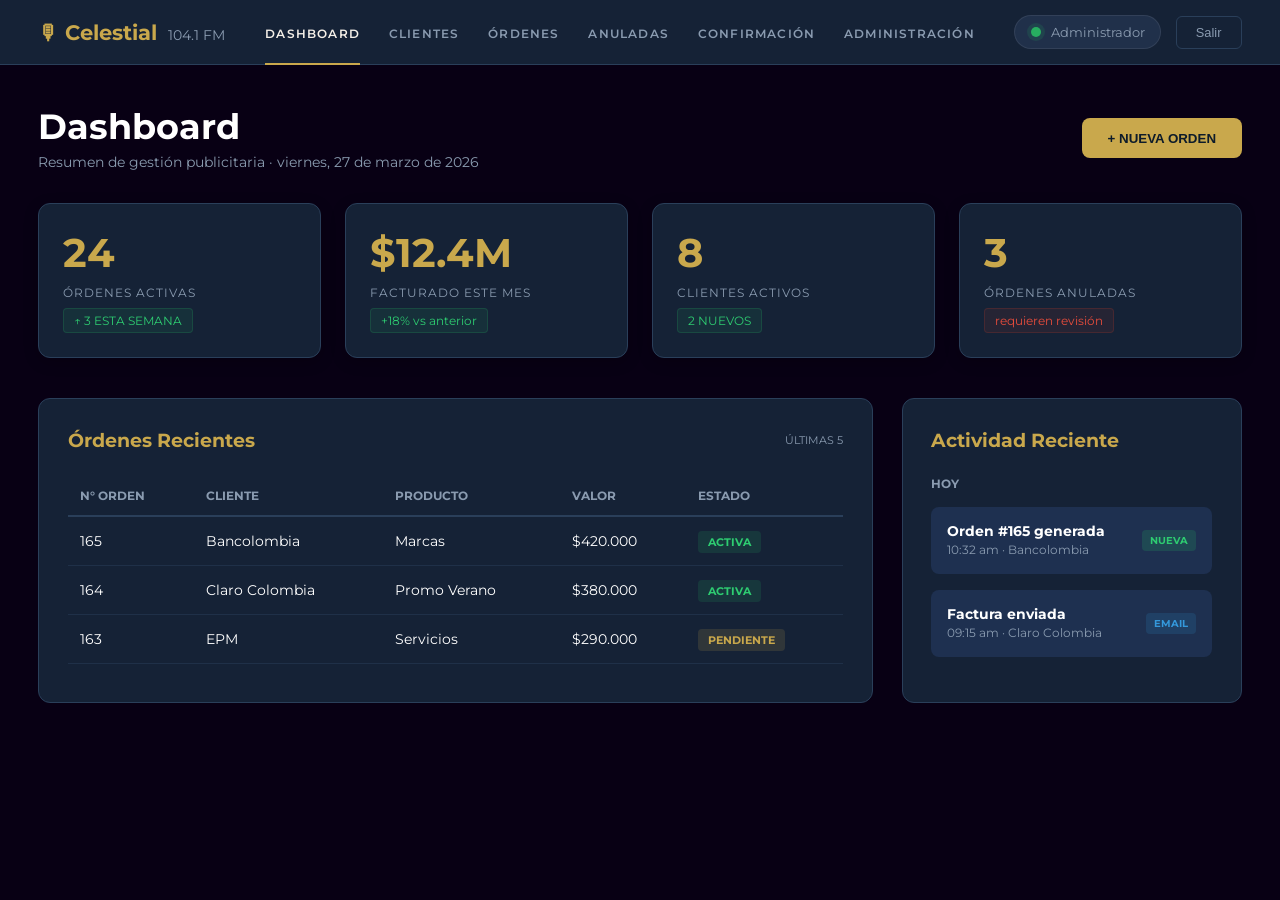
<file: index.html>
<!DOCTYPE html>
<html lang="es">
<head>
    <meta charset="UTF-8">
    <meta name="viewport" content="width=device-width, initial-scale=1.0">
    <link rel="icon" type="image/avif" href="img/logo.avif">
    <link rel="shortcut icon" href="img/logo.avif">
    <link rel="stylesheet" href="style.css">
    <title>Celestial Stereo 104.1 FM</title>
</head>
<body>
    <header>
        <div class="topbar-brand">
            🎙 Celestial <span>104.1 FM</span>
        </div>

        <nav>
            <ul>
                <li><a href="index.html" class="active-link">DASHBOARD</a></li>
                <li><a href="clientes.html">CLIENTES</a></li>
                <li><a href="ordenes.html">ÓRDENES</a></li>
                <li><a href="anuladas.html">ANULADAS</a></li>
                <li><a href="Confirmacion.html">CONFIRMACIÓN</a></li>
                <li><a href="administracion.html">ADMINISTRACIÓN</a></li>
            </ul>
        </nav>

        <div class="header-actions">
            <div class="admin-status is-active" aria-label="Administrador activo">
                <span class="status-dot"></span>
                <span>Administrador</span>
            </div>
            <div class="boton-salir">
                <button>Salir</button>
            </div>
        </div>
    </header>

    <section class="text-prin">
        <div class="dashboard-container">
            <div class="titulo-boton">
                <h1>Dashboard</h1>
                <p>Resumen de gestión publicitaria · viernes, 27 de marzo de 2026</p>
            </div>
            <button class="nueva-orden"><a href="ordenes.html">+ NUEVA ORDEN</a></button>
        </div>
    </section>

    <section class="kpis-container">
        <div class="card">
            <h2 class="kpi-value" id="ordenes">24</h2>
            <span class="kpi-title">ÓRDENES ACTIVAS</span>
            <div class="trend-badge positive" id="kpi-ordenes-activas">↑ 3 ESTA SEMANA</div>
        </div>

        <div class="card">
            <h2 class="kpi-value" id="facturado">$12.4M</h2>
            <span class="kpi-title">Facturado este mes</span>
            <div class="trend-badge positive" id="kpi-facturado-mes">+18% vs anterior</div>
        </div>

        <div class="card">
            <h2 class="kpi-value" id="clientes">8</h2>
            <span class="kpi-title">Clientes activos</span>
            <div class="trend-badge positive" id="kpi-clientes-activos">2 NUEVOS</div>
        </div>

        <div class="card">
            <h2 class="kpi-value" id="anuladas">3</h2>
            <span class="kpi-title">Órdenes anuladas</span>
            <div class="trend-badge danger" id="kpi-odenes-anuladas">requieren revisión</div>
        </div>
    </section>

    <main class="dashboard-grid">
        <section class="recent-orders">
            <div class="card-header">
                <h3>Órdenes Recientes</h3>
                <span>ÚLTIMAS 5</span>
            </div>
            
            <table class="orders-table">
                <thead>
                    <tr>
                        <th>N° ORDEN</th>
                        <th>CLIENTE</th>
                        <th>PRODUCTO</th>
                        <th>VALOR</th>
                        <th>ESTADO</th>
                    </tr>
                </thead>
                <tbody>
                    <tr>
                        <td>165</td>
                        <td>Bancolombia</td>
                        <td>Marcas</td>
                        <td>$420.000</td>
                        <td><span class="status-pill active">ACTIVA</span></td>
                    </tr>
                    <tr>
                        <td>164</td>
                        <td>Claro Colombia</td>
                        <td>Promo Verano</td>
                        <td>$380.000</td>
                        <td><span class="status-pill active">ACTIVA</span></td>
                    </tr>
                    <tr>
                        <td>163</td>
                        <td>EPM</td>
                        <td>Servicios</td>
                        <td>$290.000</td>
                        <td><span class="status-pill pending">PENDIENTE</span></td>
                    </tr>
                </tbody>
            </table>
        </section>

        <aside class="recent-activity">
            <div class="card-header">
                <h3>Actividad Reciente</h3>
            </div>
            <p class="date-label">HOY</p>
            
            <div class="activity-feed">
                <div class="activity-item">
                    <div class="activity-text">
                        <strong>Orden #165 generada</strong>
                        <small>10:32 am · Bancolombia</small>
                    </div>
                    <span class="tag tag-new">NUEVA</span>
                </div>

                <div class="activity-item">
                    <div class="activity-text">
                        <strong>Factura enviada</strong>
                        <small>09:15 am · Claro Colombia</small>
                    </div>
                    <span class="tag tag-email">EMAIL</span>
                </div>
            </div>
        </aside>
    </main>
    <script src="clientes.js"></script>
</body>
</html>
</file>
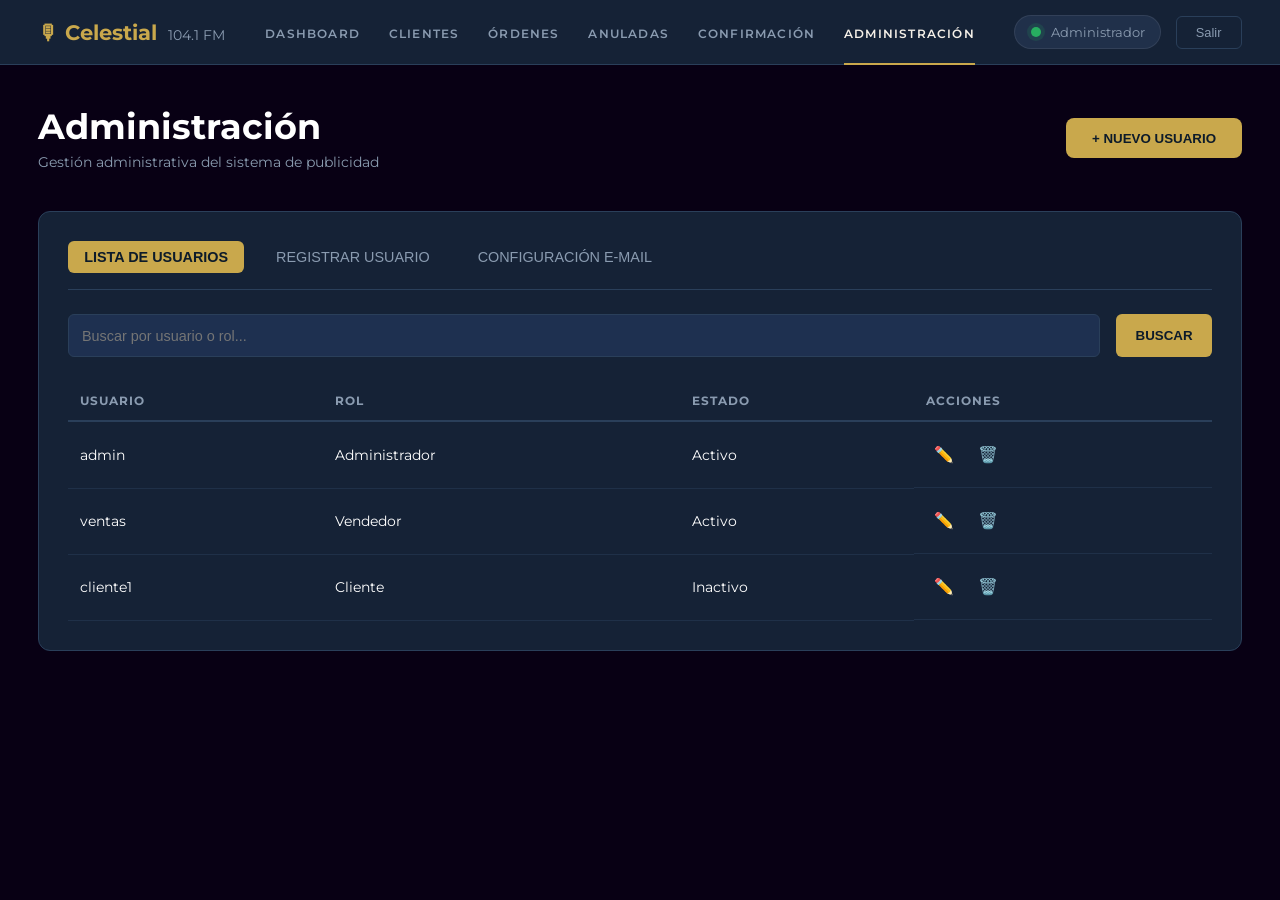
<file: administracion.html>
<!DOCTYPE html>
<html lang="es">

<head>
    <meta charset="UTF-8">
    <meta name="viewport" content="width=device-width, initial-scale=1.0">
    <link rel="icon" type="image/avif" href="img/logo.avif">
    <link rel="stylesheet" href="styleAdmin.css">
    <title>Celestial Stereo 104.1 FM — Sistema de Gestión Publicitaria</title>
</head>

<body>
    <header>
        <div class="topbar-brand">
            🎙 Celestial <span>104.1 FM</span>
        </div>

        <nav>
            <ul>
                <li><a href="index.html">DASHBOARD</a></li>
                <li><a href="clientes.html">CLIENTES</a></li>
                <li><a href="ordenes.html">ÓRDENES</a></li>
                <li><a href="anuladas.html">ANULADAS</a></li>
                <li><a href="Confirmacion.html">CONFIRMACIÓN</a></li>
                <li><a href="administracion.html" class="active-link">ADMINISTRACIÓN</a></li>
            </ul>
        </nav>

        <div class="header-actions">
            <div class="admin-status is-active" aria-label="Administrador activo">
                <span class="status-dot"></span>
                <span>Administrador</span>
            </div>
            <div class="boton-salir">
                <button>Salir</button>
            </div>
        </div>
    </header>

    <section class="text-prin">
        <div class="dashboard-container">
            <div class="titulo-boton">
                <h1>Administración</h1>
                <p>Gestión administrativa del sistema de publicidad</p>
            </div>
            <button class="nueva-orden"> <a href="#">+ NUEVO USUARIO</a></button>
        </div>
    </section>

    <main class="page-grid">
        <div class="main-card">

            <div class="tabs-container">
                <button class="tab-link active" id="tab-lista">LISTA DE USUARIOS</button>
                <button class="tab-link" id="tab-registro">REGISTRAR USUARIO</button>
                <button class="tab-link" id="tab-email">CONFIGURACIÓN E-MAIL</button>
            </div>

            <hr class="tab-separator">

            <section id="section-lista" class="tab-content active">

                <div class="search-bar">
                    <input type="text" placeholder="Buscar por usuario o rol..." id="input-busqueda">
                    <button type="button" class="btn-buscar">BUSCAR</button>
                </div>

                <table class="main-table">
                    <thead>
                        <tr>
                            <th>USUARIO</th>
                            <th>ROL</th>
                            <th>ESTADO</th>
                            <th>ACCIONES</th>
                        </tr>
                    </thead>
                    <tbody>
                        <tr>
                            <td>admin</td>
                            <td>Administrador</td>
                            <td>Activo</td>
                            <td class="acciones-cell">
                                <button type="button" class="btn-action edit">✏️</button>
                                <button type="button" class="btn-action delete">🗑️</button>
                            </td>
                        </tr>
                        <tr>
                            <td>ventas</td>
                            <td>Vendedor</td>
                            <td>Activo</td>
                            <td class="acciones-cell">
                                <button type="button" class="btn-action edit">✏️</button>
                                <button type="button" class="btn-action delete">🗑️</button>
                            </td>
                        </tr>
                        <tr>
                            <td>cliente1</td>
                            <td>Cliente</td>
                            <td>Inactivo</td>
                            <td class="acciones-cell">
                                <button type="button" class="btn-action edit">✏️</button>
                                <button type="button" class="btn-action delete">🗑️</button>
                            </td>
                        </tr>
                    </tbody>
                </table>
            </section>

            <section id="section-registro" class="tab-content">
                <div class="registro-clientes-tex">
                    <div class="titulo-clientes-registro">
                        <h1>Registrar Nuevo Usuario</h1>
                        <p>Módulo Celestial Stereo — Administración</p>
                    </div>
                </div>
                <form class="form-registro">
                    <div class="form-grid">
                        <div class="form-group">
                            <label>USUARIO</label>
                            <input type="text" name="usuario" placeholder="nombreusuario" required>
                        </div>
                        <div class="form-group">
                            <label>CONTRASEÑA</label>
                            <input type="password" name="password" placeholder="Contraseña segura" required>
                        </div>
                        <div class="form-group">
                            <label>ROL</label>
                            <select name="rol" required>
                                <option value="">Seleccionar rol</option>
                                <option value="admin">Administrador</option>
                                <option value="vendedor">Vendedor</option>
                                <option value="cliente">Cliente</option>
                            </select>
                        </div>
                        <div class="form-group">
                            <label>ESTADO</label>
                            <select name="estado" required>
                                <option value="activo">Activo</option>
                                <option value="inactivo">Inactivo</option>
                            </select>
                        </div>
                    </div>
                    <button type="submit" class="btn-save">GUARDAR USUARIO</button>
                    <button type="reset" class="btn-limpiar">LIMPIAR</button>
                </form>
            </section>

            <section id="section-email" class="tab-content">
                <div class="registro-clientes-tex">
                    <div class="titulo-clientes-registro">
                        <h1>Configuración E-mail</h1>
                        <p>Parámetros del servidor SMTP de Celestial Stereo</p>
                    </div>
                </div>

                <form class="form-registro form-email" id="form-email-config">
                    <div class="email-layout">
                        <div class="email-card">
                            <h2>Datos de acceso</h2>
                            <p class="email-card-text">Define la cuenta principal desde la cual el sistema enviará facturas, certificaciones y notificaciones.</p>

                            <div class="form-grid form-grid-email">
                                <div class="form-group full-width">
                                    <label>CORREO EMISOR</label>
                                    <input type="email" id="email-remitente" placeholder="emisora@celestialstereo.com" required>
                                </div>
                                <div class="form-group">
                                    <label>CONTRASEÑA</label>
                                    <input type="password" id="email-password" placeholder="Contraseña del correo" required>
                                </div>
                                <div class="form-group">
                                    <label>CONFIRMAR CONTRASEÑA</label>
                                    <input type="password" id="email-password-confirm" placeholder="Repetir contraseña" required>
                                </div>
                            </div>
                        </div>

                        <div class="email-card">
                            <h2>Servidor SMTP</h2>
                            <p class="email-card-text">Configura los parámetros técnicos para el envío automático de correos desde el sistema.</p>

                            <div class="form-grid form-grid-email">
                                <div class="form-group">
                                    <label>HOST SMTP</label>
                                    <input type="text" id="smtp-host" placeholder="smtp.gmail.com" required>
                                </div>
                                <div class="form-group">
                                    <label>PUERTO</label>
                                    <input type="number" id="smtp-port" placeholder="587" required>
                                </div>
                                <div class="form-group">
                                    <label>SEGURIDAD</label>
                                    <select id="smtp-security" required>
                                        <option value="tls">TLS</option>
                                        <option value="ssl">SSL</option>
                                        <option value="none">Sin cifrado</option>
                                    </select>
                                </div>
                                <div class="form-group">
                                    <label>CORREO DE RESPUESTA</label>
                                    <input type="email" id="smtp-replyto" placeholder="soporte@celestialstereo.com">
                                </div>
                            </div>
                        </div>
                    </div>

                    <div class="email-status" id="email-status" aria-live="polite"></div>

                    <div class="email-actions">
                        <button type="submit" class="btn-save">GUARDAR CONFIGURACIÓN</button>
                        <button type="button" class="btn-limpiar" id="btn-test-email">PROBAR CONEXIÓN</button>
                    </div>
                </form>
            </section>
        </div>

    </main>
    <script src="administracion.js"></script>
</body>

</html>
</file>
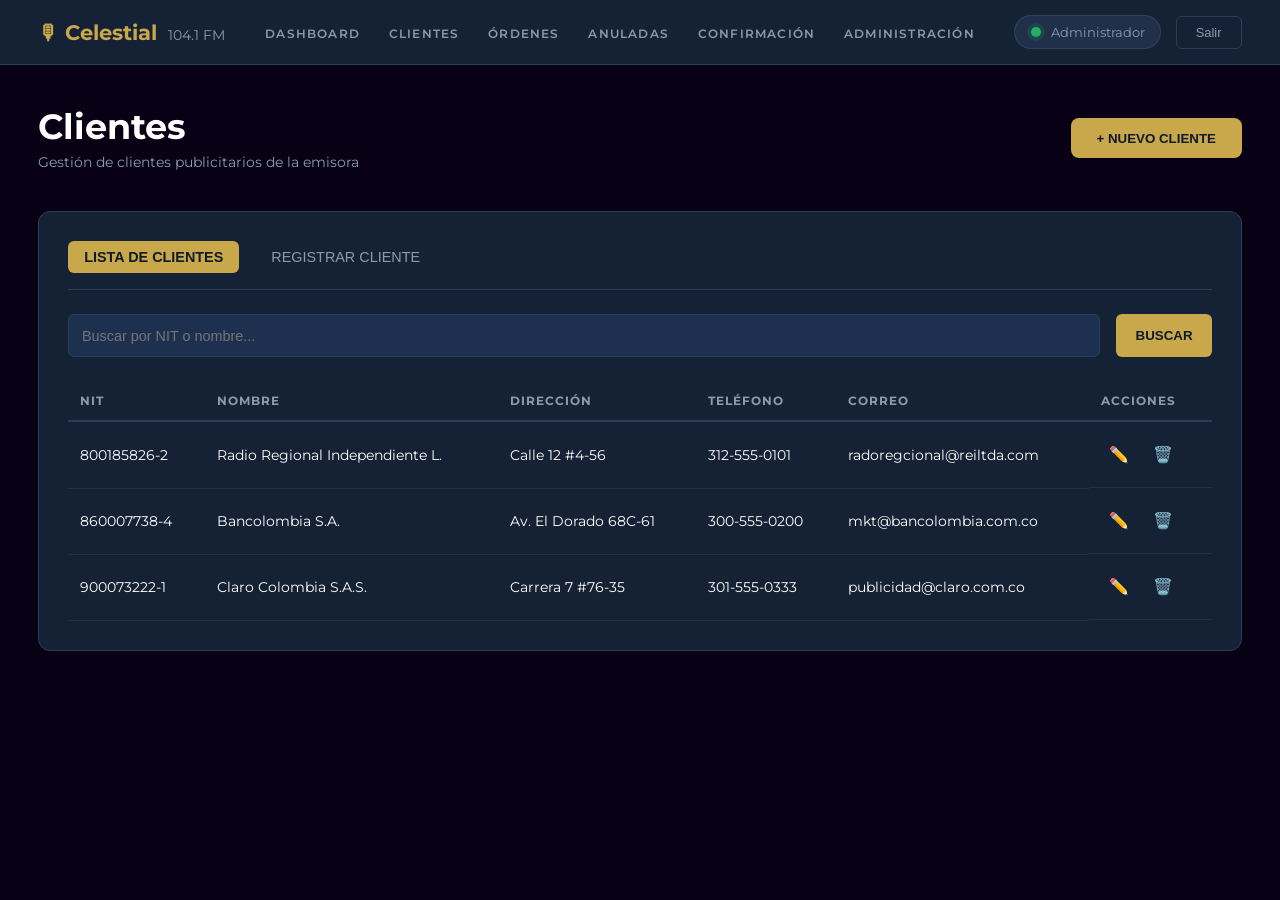
<file: clientes.html>
<!DOCTYPE html>
<html lang="es">

<head>
    <meta charset="UTF-8">
    <meta name="viewport" content="width=device-width, initial-scale=1.0">
    <link rel="icon" type="image/avif" href="img/logo.avif">
    <link rel="stylesheet" href="styleClientes.css">
    <title>Celestial Stereo 104.1 FM — Sistema de Gestión Publicitaria</title>
</head>

<body>
    <header>
        <div class="topbar-brand">
            🎙 Celestial <span>104.1 FM</span>
        </div>

        <nav>
            <ul>
                <li><a href="index.html">DASHBOARD</a></li>
                <li><a href="clientes.html">CLIENTES</a></li>
                <li><a href="ordenes.html">ÓRDENES</a></li>
                <li><a href="anuladas.html">ANULADAS</a></li>
                <li><a href="Confirmacion.html">CONFIRMACIÓN</a></li>
                <li><a href="administracion.html">ADMINISTRACIÓN</a></li>
            </ul>
        </nav>

        <div class="header-actions">
            <div class="admin-status is-active" aria-label="Administrador activo">
                <span class="status-dot"></span>
                <span>Administrador</span>
            </div>
            <div class="boton-salir">
                <button>Salir</button>
            </div>
        </div>
    </header>

    <section class="text-prin">
        <div class="dashboard-container">
            <div class="titulo-boton">
                <h1>Clientes</h1>
                <p>Gestión de clientes publicitarios de la emisora</p>
            </div>
            <button class="nueva-orden"> <a href="#">+ NUEVO CLIENTE</a></button>
        </div>
    </section>

    <main class="page-grid">
        <div class="main-card">

            <div class="tabs-container">
                <button class="tab-link active" id="tab-lista">LISTA DE CLIENTES</button>
                <button class="tab-link" id="tab-registro">REGISTRAR CLIENTE</button>
            </div>

            <hr class="tab-separator">

            <section id="section-lista" class="tab-content active">

                <div class="search-bar">
                    <input type="text" placeholder="Buscar por NIT o nombre..." id="input-busqueda">
                    <button type="button" class="btn-buscar">BUSCAR</button>
                </div>

                <table class="main-table">
                    <thead>
                        <tr>
                            <th>NIT</th>
                            <th>NOMBRE</th>
                            <th>DIRECCIÓN</th>
                            <th>TELÉFONO</th>
                            <th>CORREO</th>
                            <th>ACCIONES</th>
                        </tr>
                    </thead>
                    <tbody>
                        <tr>
                            <td>800185826-2</td>
                            <td>Radio Regional Independiente L.</td>
                            <td>Calle 12 #4-56</td>
                            <td>312-555-0101</td>
                            <td>radoregcional@reiltda.com</td>
                            <td class="acciones-cell">
                                <button type="button" class="btn-action edit">✏️</button>
                                <button type="button" class="btn-action delete">🗑️</button>
                            </td>
                        </tr>
                        <tr>
                            <td>860007738-4</td>
                            <td>Bancolombia S.A.</td>
                            <td>Av. El Dorado 68C-61</td>
                            <td>300-555-0200</td>
                            <td>mkt@bancolombia.com.co</td>
                            <td class="acciones-cell">
                                <button type="button" class="btn-action edit">✏️</button>
                                <button type="button" class="btn-action delete">🗑️</button>
                            </td>
                        </tr>
                        <tr>
                            <td>900073222-1</td>
                            <td>Claro Colombia S.A.S.</td>
                            <td>Carrera 7 #76-35</td>
                            <td>301-555-0333</td>
                            <td>publicidad@claro.com.co</td>
                            <td class="acciones-cell">
                                <button type="button" class="btn-action edit">✏️</button>
                                <button type="button" class="btn-action delete">🗑️</button>
                            </td>
                        </tr>
                    </tbody>
                </table>
            </section>

            <section id="section-registro" class="tab-content">
                <div class="registro-clientes-tex">
                    <div class="titulo-clientes-registro">
                        <h1>Registrar Nuevo Cliente</h1>
                        <p>Módulo Celestial Stereo — Clientes</p>
                    </div>
                </div>
                <form class="form-registro">
                    <div class="form-grid">
                        <div class="form-group">
                            <label>NIT / CÉDULA</label>
                            <input type="text" name="nit" placeholder="584265775-1" required>
                        </div>
                        <div class="form-group">
                            <label>NOMBRE COMPLETO / RAZÓN SOCIAL</label>
                            <input type="text" name="nombre" placeholder="Nombre de la empresa" required>
                        </div>
                        <div class="form-group">
                            <label>DIRECCIÓN</label>
                            <input type="text" name="direccion"  placeholder="calle 20 #42a-45">
                        </div>
                        <div class="form-group">
                            <label>TELÉFONO DE CONTACTO</label>
                            <input type="tel" name="telefono" placeholder="300-555-0000">
                        </div>
                        <div class="form-group">
                            <label>CORREO ELECTRÓNICO</label>
                            <input type="email" name="correo" placeholder="contacto@empresa.com">
                        </div>
                    </div>
                    <button type="submit" class="btn-save">GUARDAR CLIENTE</button>
                    <button type="reset" class="btn-limpiar">LIMPIAR</button>
                </form>
            </section>
        </div>
    </main>
    <script src="clientes.js"></script>
</body>

</html>
</file>
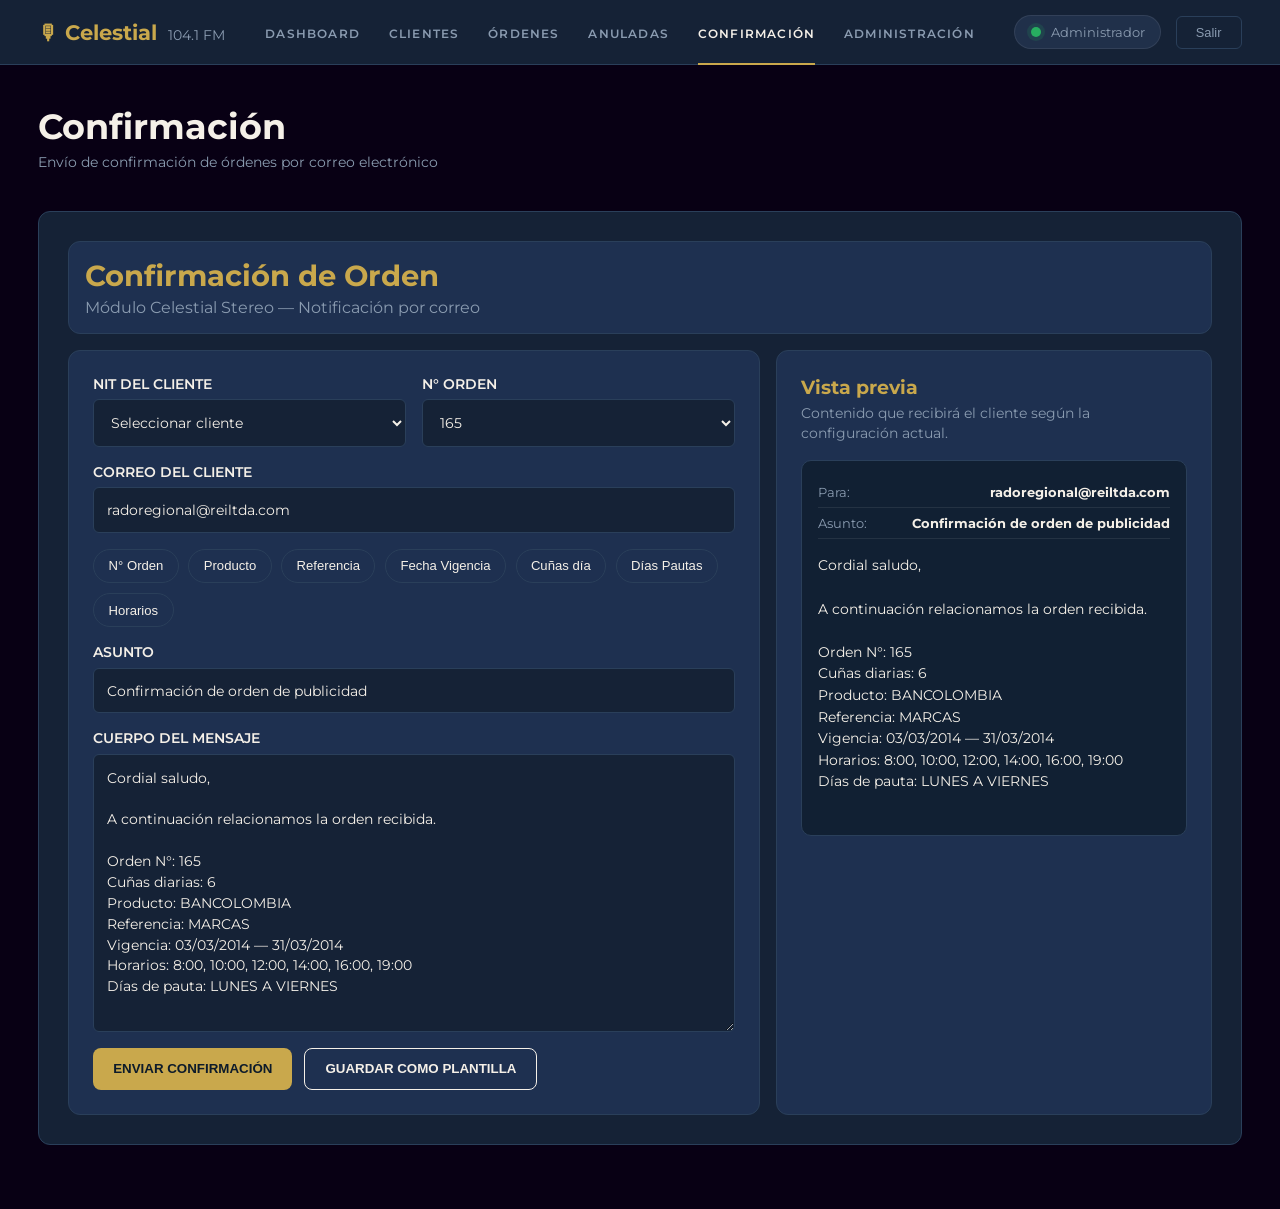
<file: Confirmacion.html>
<!DOCTYPE html>
<html lang="es">

<head>
    <meta charset="UTF-8">
    <meta name="viewport" content="width=device-width, initial-scale=1.0">
    <link rel="icon" type="image/avif" href="img/logo.avif">
        <link rel="stylesheet" href="styleConfirmacion.css">
    <title>Celestial Stereo 104.1 FM — Sistema de Gestión Publicitaria</title>
</head>

<body>
    <header>
        <div class="topbar-brand">
            🎙 Celestial <span>104.1 FM</span>
        </div>

        <nav>
            <ul>
                <li><a href="index.html">DASHBOARD</a></li>
                <li><a href="clientes.html">CLIENTES</a></li>
                <li><a href="ordenes.html">ÓRDENES</a></li>
                <li><a href="anuladas.html">ANULADAS</a></li>
            <li><a href="Confirmacion.html" class="active-link">CONFIRMACIÓN</a></li>
                <li><a href="administracion.html">ADMINISTRACIÓN</a></li>
            </ul>
        </nav>

        <div class="header-actions">
            <div class="admin-status is-active" aria-label="Administrador activo">
                <span class="status-dot"></span>
                <span>Administrador</span>
            </div>
            <div class="boton-salir">
                <button>Salir</button>
            </div>
        </div>
    </header>

    <section class="text-prin">
        <div class="dashboard-container">
            <div class="titulo-boton">
                <h1>Confirmación</h1>
                <p>Envío de confirmación de órdenes por correo electrónico</p>
            </div>
        </div>
    </section>

    <main class="page-grid">
        <div class="main-card">
            <div class="registro-clientes-tex">
                <div class="titulo-clientes-registro">
                    <h1>Confirmación de Orden</h1>
                    <p>Módulo Celestial Stereo — Notificación por correo</p>
                </div>
            </div>

            <div class="confirmacion-layout">
                <form class="form-registro form-confirmacion" id="form-confirmacion">
                    <div class="form-grid form-grid-confirmacion">
                        <div class="form-group">
                            <label>NIT DEL CLIENTE</label>
                            <select id="confirm-cliente" required>
                                <option value="">Seleccionar cliente</option>
                                <option value="800185826-2">800185826-2 — Radio Regional Independiente L.</option>
                                <option value="860007738-4">860007738-4 — Bancolombia S.A.</option>
                                <option value="900073222-1">900073222-1 — Claro Colombia S.A.S.</option>
                            </select>
                        </div>

                        <div class="form-group">
                            <label>N° ORDEN</label>
                            <select id="confirm-orden" required>
                                <option value="165">165</option>
                                <option value="164">164</option>
                                <option value="163">163</option>
                            </select>
                        </div>

                        <div class="form-group full-width">
                            <label>CORREO DEL CLIENTE</label>
                            <input type="email" id="confirm-correo" value="radoregional@reiltda.com" required>
                        </div>
                    </div>

                    <div class="token-toolbar">
                        <button type="button" class="token-btn" data-token="Orden N°: 165">N° Orden</button>
                        <button type="button" class="token-btn" data-token="Producto: BANCOLOMBIA">Producto</button>
                        <button type="button" class="token-btn" data-token="Referencia: MARCAS">Referencia</button>
                        <button type="button" class="token-btn" data-token="Vigencia: 03/03/2014 — 31/03/2014">Fecha Vigencia</button>
                        <button type="button" class="token-btn" data-token="Cuñas diarias: 6">Cuñas día</button>
                        <button type="button" class="token-btn" data-token="Días de pauta: LUNES A VIERNES">Días Pautas</button>
                        <button type="button" class="token-btn" data-token="Horarios: 8:00, 10:00, 12:00, 14:00, 16:00, 19:00">Horarios</button>
                    </div>

                    <div class="form-group full-width">
                        <label>ASUNTO</label>
                        <input type="text" id="confirm-asunto" value="Confirmación de orden de publicidad" required>
                    </div>

                    <div class="form-group full-width">
                        <label>CUERPO DEL MENSAJE</label>
                        <textarea id="confirm-mensaje" rows="12" required>Cordial saludo,

A continuación relacionamos la orden recibida.

Orden N°: 165
Cuñas diarias: 6
Producto: BANCOLOMBIA
Referencia: MARCAS
Vigencia: 03/03/2014 — 31/03/2014
Horarios: 8:00, 10:00, 12:00, 14:00, 16:00, 19:00
Días de pauta: LUNES A VIERNES</textarea>
                    </div>

                    <div class="confirmacion-status" id="confirmacion-status" aria-live="polite"></div>

                    <div class="confirmacion-actions">
                        <button type="submit" class="btn-save">ENVIAR CONFIRMACIÓN</button>
                        <button type="button" class="btn-limpiar" id="btn-guardar-plantilla">GUARDAR COMO PLANTILLA</button>
                    </div>
                </form>

                <aside class="preview-card">
                    <h2>Vista previa</h2>
                    <p class="preview-text">Contenido que recibirá el cliente según la configuración actual.</p>
                    <div class="preview-mail">
                        <div class="preview-mail-top">
                            <span>Para:</span>
                            <strong id="preview-correo">radoregional@reiltda.com</strong>
                        </div>
                        <div class="preview-mail-top">
                            <span>Asunto:</span>
                            <strong id="preview-asunto">Confirmación de orden de publicidad</strong>
                        </div>
                        <div class="preview-mail-body" id="preview-mensaje"></div>
                    </div>
                </aside>
            </div>
        </div>
    </main>

    <script src="confirmacion.js"></script>
</body>
</html>
</file>
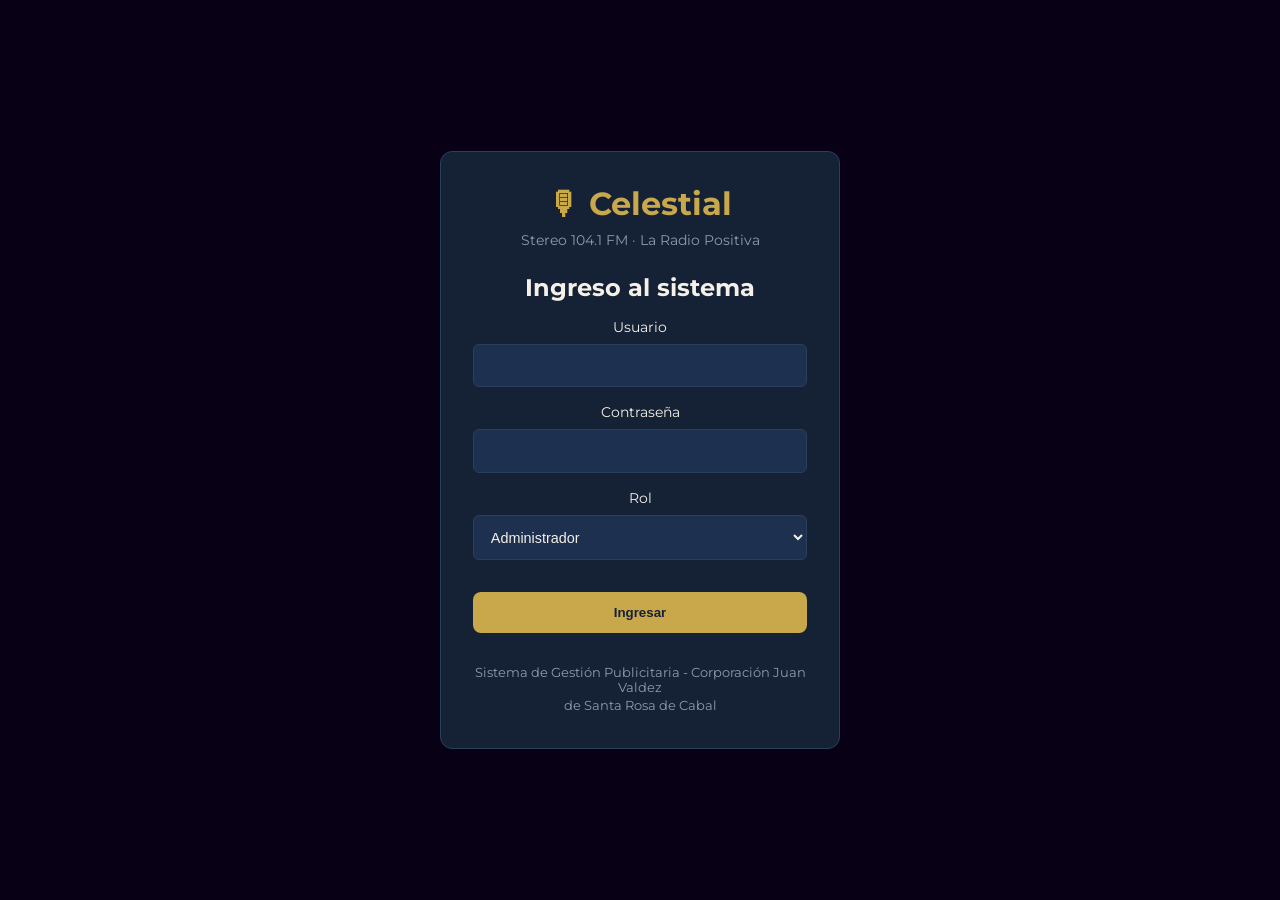
<file: login.html>
<!DOCTYPE html>
<html lang="es">

<head>
    <meta charset="UTF-8">
    <meta name="viewport" content="width=device-width, initial-scale=1.0">
    <link rel="icon" type="image/avif" href="img/logo.avif">
    <title>Login - Celestial Stereo 104.1 FM</title>
    <link rel="stylesheet" href="styleLogin.css">
</head>

<body>
    <div class="screen-active">
        <div class="login-box">
            <div class="logo-login">🎙 Celestial</div>
            <div class="login-text">Stereo 104.1 FM · La Radio Positiva</div>
            <h2>Ingreso al sistema</h2>
            <div id="login-error" class="alert-error" style="display:none">
                ⚠ Usuario o contraseña incorrectos.
            </div>

            <form action="index.html">
                <div class="input-group">
                    <label>Usuario</label>
                    <input type="text" id="usuario" required>
                </div>

                <div class="input-group">
                    <label>Contraseña</label>
                    <input type="password" name="password" id="password">
                </div>

                <div class="input-group">
                    <label>Rol</label>
                    <select name="user_role" id="user_role">
                        <option value="admin">Administrador</option>
                        <option value="user">Usuario estandar</option>
                    </select>
                </div>
                <button type="submit" class="btn-ingresar">Ingresar</button>
            </form>
            <div class="login-footer">
                    <p>Sistema de Gestión Publicitaria - Corporación Juan Valdez</p>
                    <p>de Santa Rosa de Cabal</p>
                </div>
        </div>
    </div>
</body>
</html>
</file>
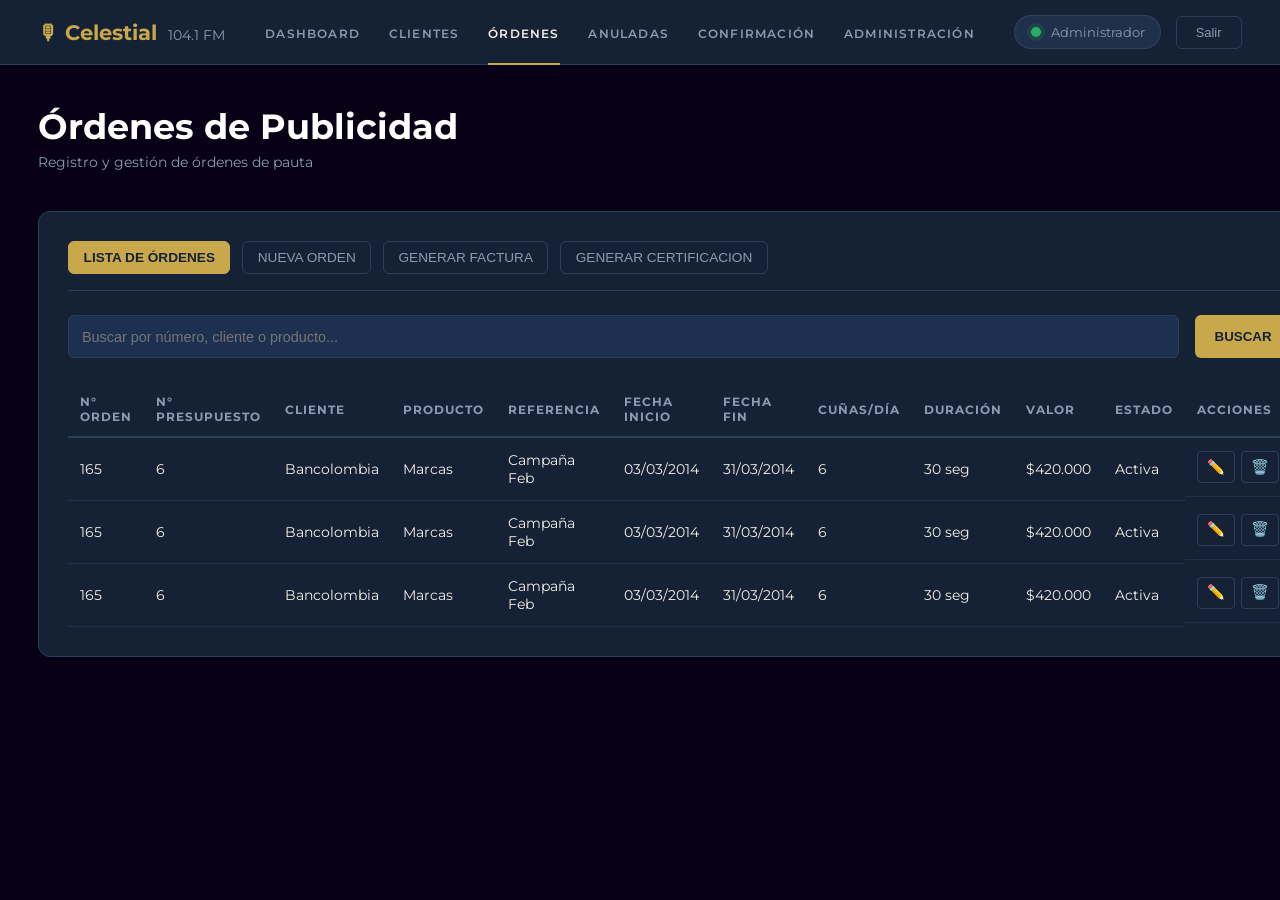
<file: ordenes.html>
<!DOCTYPE html>
<html lang="es">

<head>
    <meta charset="UTF-8">
    <meta name="viewport" content="width=device-width, initial-scale=1.0">
    <link rel="icon" type="image/avif" href="img/logo.avif">
    <link rel="stylesheet" href="styleOrdenes.css">
    <title>Celestial Stereo 104.1 FM — Sistema de Gestión Publicitaria</title>
</head>

<body>
    <header>
        <div class="topbar-brand">
            🎙 Celestial <span>104.1 FM</span>
        </div>

        <nav>
            <ul>
                <li><a href="index.html">DASHBOARD</a></li>
                <li><a href="clientes.html">CLIENTES</a></li>
                <li><a href="ordenes.html">ÓRDENES</a></li>
                <li><a href="anuladas.html">ANULADAS</a></li>
                <li><a href="Confirmacion.html">CONFIRMACIÓN</a></li>
                <li><a href="administracion.html">ADMINISTRACIÓN</a></li>
            </ul>
        </nav>

        <div class="header-actions">
            <div class="admin-status is-active" aria-label="Administrador activo">
                <span class="status-dot"></span>
                <span>Administrador</span>
            </div>
            <div class="boton-salir">
                <button>Salir</button>
            </div>
        </div>
    </header>

    <section class="text-prin">
        <div class="dashboard-container">
            <div class="titulo-boton">
                <h1>Órdenes de Publicidad</h1>
                <p>Registro y gestión de órdenes de pauta</p>
            </div>
        </div>
    </section>

    <main class="page-grid">
        <div class="main-card">

            <div class="tabs-container">
                <button class="tab-link active" id="tab-lista">LISTA DE ÓRDENES</button>
                <button class="tab-link" id="tab-registro">NUEVA ORDEN</button>
                <button class="tab-link" id="tab-factura">GENERAR FACTURA</button>
                <button class="tab-link" id="tab-certificacion">GENERAR CERTIFICACION</button>
            </div>

            <hr class="tab-separator">

            <section id="lista" class="tab-content active">

                <div class="search-bar">
                    <input type="text" placeholder="Buscar por número, cliente o producto..." id="busqueda">
                    <button type="button" class="btn-buscar">BUSCAR</button>
                </div>

                <table class="main-table">
                    <thead>
                        <tr>
                            <th>N° Orden</th>
                            <th>N° Presupuesto</th>
                            <th>Cliente</th>
                            <th>Producto</th>
                            <th>Referencia</th>
                            <th>Fecha Inicio</th>
                            <th>Fecha Fin</th>
                            <th>Cuñas/día</th>
                            <th>Duración</th>
                            <th>Valor</th>
                            <th>Estado</th>
                            <th>Acciones</th>
                        </tr>
                    </thead>
                    <tbody>
                        <tr>
                            <td>165</td>
                            <td>6</td>
                            <td>Bancolombia</td>
                            <td>Marcas</td>
                            <td>Campaña Feb</td>
                            <td>03/03/2014</td>
                            <td>31/03/2014</td>
                            <td>6</td>
                            <td>30 seg</td>
                            <td>$420.000</td>
                            <td>Activa</td>
                            <td class="acciones-cell">
                                <button type="button" class="btn-action edit">✏️</button>
                                <button type="button" class="btn-action delete">🗑️</button>
                            </td>
                        </tr>
                        <tr>
                            <td>165</td>
                            <td>6</td>
                            <td>Bancolombia</td>
                            <td>Marcas</td>
                            <td>Campaña Feb</td>
                            <td>03/03/2014</td>
                            <td>31/03/2014</td>
                            <td>6</td>
                            <td>30 seg</td>
                            <td>$420.000</td>
                            <td>Activa</td>
                            <td class="acciones-cell">
                                <button type="button" class="btn-action edit">✏️</button>
                                <button type="button" class="btn-action delete">🗑️</button>
                            </td>
                        </tr>
                        <tr>
                            <td>165</td>
                            <td>6</td>
                            <td>Bancolombia</td>
                            <td>Marcas</td>
                            <td>Campaña Feb</td>
                            <td>03/03/2014</td>
                            <td>31/03/2014</td>
                            <td>6</td>
                            <td>30 seg</td>
                            <td>$420.000</td>
                            <td>Activa</td>
                            <td class="acciones-cell">
                                <button type="button" class="btn-action edit">✏️</button>
                                <button type="button" class="btn-action delete">🗑️</button>
                            </td>
                        </tr>
                    </tbody>
                </table>
            </section>

            <section id="registro" class="tab-content">

                <div class="registro-clientes-tex">
                    <div class="titulo-clientes-registro">
                        <h1>Orden de Publicidad</h1>
                        <p>Módulo Nueva Orden</p>
                    </div>
                </div>
                <form class="form-registro">
                    <div class="form-grid">
                        <div class="form-group">
                            <label>Número de Orden</label>
                            <input type="number" id="ord-num" placeholder="Autogenerado" value="166">
                        </div>
                        <div class="form-group">
                            <label>Cliente (NIT)</label>
                            <select id="ord-cliente">
                                <option>800185826-2 — Radio Regional Independiente L.</option>
                                <option>860007738-4 — Bancolombia S.A.</option>
                                <option>900073222-1 — Claro Colombia S.A.S.</option>
                            </select>
                        </div>
                        <div class="form-group">
                            <label>Número de Presupuesto</label>
                            <input type="number" id="ord-presup" placeholder="7">
                        </div>
                        <div class="form-group">
                            <label>Nombre del Cliente</label>
                            <input type="text" id="ord-cliente-name">
                        </div>
                        <div class="form-group">
                            <label>Producto</label>
                            <input type="text" id="ord-producto" placeholder="Ej: BANCOLOMBIA">
                        </div>
                        <div class="form-group">
                            <label>Fecha de Orden</label>
                            <input type="date" id="ord-fecha">
                        </div>
                        <div class="form-group">
                            <label>Referencia</label>
                            <input type="text" id="ord-ref" placeholder="Ej: MARCAS">
                        </div>
                        <div class="form-group">
                            <label>Valor ($)</label>
                            <input type="number" id="ord-valor" placeholder="420000">
                        </div>
                        <div class="form-group">
                            <label>Fecha de Inicio</label>
                            <input type="date" id="ord-inicio">
                        </div>
                        <div class="form-group">
                            <label>Fecha de Terminación</label>
                            <input type="date" id="ord-fin">
                        </div>
                        <div class="form-group">
                            <label>No. de Cuñas Diarias</label>
                            <input type="number" id="ord-cunas" placeholder="6">
                        </div>
                        <div class="form-group">
                            <label>Duración (segundos)</label>
                            <input type="number" id="ord-duracion" placeholder="30">
                        </div>
                    </div>

                    <div class="section-divider"></div>

                    <div class="orden-extra-layout">
                        <div class="orden-extra-left">
                            <div class="schedule-toggle-row">
                                <input type="checkbox" id="ord-24h" />
                                <label for="ord-24h">Horarios 24H</label>
                            </div>

                            <div class="orden-extra-grid">
                                <div class="form-group">
                                    <label>Horarios</label>
                                    <textarea id="ord-horarios" placeholder="8:00, 10:00, 12:00, 14:00, 16:00, 19:00">8:00, 10:00, 12:00, 14:00, 16:00, 19:00</textarea>
                                </div>
                                <div class="form-group">
                                    <label>Días Pauta</label>
                                    <textarea id="ord-dias" placeholder="LUNES A VIERNES">LUNES A VIERNES</textarea>
                                </div>
                            </div>
                        </div>

                        <div class="orden-summary-panel">
                            <div class="orden-summary-divider"></div>
                            <div class="orden-summary-box">
                                <div class="value-display" id="valor-display">$0</div>
                            </div>
                            <div class="orden-summary-label">VALOR TOTAL DE LA ORDEN</div>
                        </div>
                    </div>

                    <div class="orden-actions-row">
                        <button type="button" class="btn btn-gold">💾 Guardar Orden</button>
                        <button type="button" class="btn btn-success" id="btn-go-factura">🧾 Generar Factura</button>
                        <button type="button" class="btn btn-info" id="btn-go-certificacion">📄 Generar Certificación</button>
                        <button type="button" class="btn btn-danger">🚫 Anular Orden</button>
                        <button type="reset" class="btn btn-outline">Limpiar</button>
                    </div>
                </form>
            </section>

            <section id="factura" class="tab-content">
                <div class="doc-header">
                    <div>
                        <h2>Generar Factura</h2>
                        <p>Vista previa del documento listo para impresión</p>
                    </div>
                    <button type="button" class="btn btn-gold" onclick="window.print()">Imprimir</button>
                </div>

                <article class="doc-preview doc-paper">
                    <div class="doc-logo">
                        <img src="img/logo.avif" alt="Logo Celestial Stereo" class="doc-logo-img">
                        <div>
                            <p class="doc-logo-name">Corporación Juan Valdez de Santa Rosa de Cabal</p>
                            <p class="doc-logo-meta">CELESTIAL STEREO 104.1 FM · NIT 890.001.901-1</p>
                        </div>
                    </div>

                    <h3 class="doc-title">FACTURA DE PUBLICIDAD RADIAL</h3>

                    <div class="doc-field"><span>Fecha:</span><strong>07 de mayo de 2014</strong></div>
                    <div class="doc-field doc-field-single"><span>Publicidad Radial — Transmitida en la emisora Celestial Stereo 104.1 FM</span></div>
                    <div class="doc-field"><span>Orden de Publicidad No.:</span><strong>165</strong></div>
                    <div class="doc-field"><span>Transmisión:</span><strong>03/03/2014 — 31/03/2014</strong></div>
                    <div class="doc-field"><span>Cliente:</span><strong>BANCOLOMBIA</strong></div>
                    <div class="doc-field"><span>Producto:</span><strong>MARCAS</strong></div>
                    <div class="doc-field"><span>Cuñas diarias:</span><strong>6</strong></div>
                    <div class="doc-field"><span>Días de pauta:</span><strong>LUNES A VIERNES</strong></div>
                    <div class="doc-field"><span>Horarios:</span><strong>8:00, 10:00, 12:00, 14:00, 16:00, 19:00</strong></div>

                    <div class="doc-total-box">
                        <b>TOTAL: $420.000</b>
                        <small>CUATROCIENTOS VEINTE MIL PESOS M/CTE</small>
                    </div>

                    <p class="doc-note">
                        FAVOR HACER CHEQUE Y/O TRANSFERENCIA A CORPORACIÓN JUAN VALDEZ DE SANTA ROSA DE CABAL,
                        IDENTIFICADA CON NIT No. 890.001.901-1.
                        Y DEPOSITAR EN EL BANCO DE BOGOTÁ A LA CUENTA CORRIENTE No. 512-01020-8.
                    </p>

                    <div class="doc-signature">
                        <p>HÉCTOR ARIEL ALARCON CASPIO</p>
                        <small>Director Emisora Comunitaria</small>
                    </div>
                </article>
            </section>

            <section id="certificacion" class="tab-content">
                <div class="doc-header">
                    <div>
                        <h2>Generar Certificación</h2>
                        <p>Documento de cumplimiento de transmisión</p>
                    </div>
                    <button type="button" class="btn btn-gold" onclick="window.print()">Imprimir</button>
                </div>

                <article class="doc-preview doc-paper">
                    <div class="doc-logo">
                        <img src="img/logo.avif" alt="Logo Celestial Stereo" class="doc-logo-img">
                        <div>
                            <p class="doc-logo-name">Corporación Juan Valdez de Santa Rosa de Cabal</p>
                            <p class="doc-logo-meta">CELESTIAL STEREO 104.1 FM · NIT 890.001.901-1</p>
                        </div>
                    </div>

                    <h3 class="doc-title">CERTIFICACIÓN DE PAUTA</h3>

                    <p class="doc-note doc-note-intro">
                        Por este medio certifico que la radio al transmitir la siguiente pauta en las fechas y
                        territorios relacionados a continuación:
                    </p>

                    <div class="doc-field"><span>Ordenado Por:</span><strong>RADIO REGIONAL INDEPENDIENTE L.</strong></div>
                    <div class="doc-field"><span>Cliente:</span><strong>BANCOLOMBIA</strong></div>
                    <div class="doc-field"><span>Referencia:</span><strong>MARCAS</strong></div>
                    <div class="doc-field"><span>Vigencia:</span><strong>01/03/2014 al 31/03/2014</strong></div>
                    <div class="doc-field"><span>Orden No.:</span><strong>165</strong></div>
                    <div class="doc-field"><span>Días de Pauta:</span><strong>LUNES A VIERNES</strong></div>
                    <div class="doc-field"><span>Cuñas Diarias:</span><strong>6</strong></div>
                    <div class="doc-field"><span>Horarios:</span><strong>8:00, 10:00, 12:00, 14:00, 16:00, 19:00</strong></div>

                    <p class="doc-note doc-note-after">Para administrar en Santa Rosa de Cabal ante el 07 días del mes de Mayo de 2014.</p>
                    <p class="doc-note doc-note-after">Cordialmente,</p>

                    <div class="doc-signature">
                        <p>HÉCTOR ARIEL ALARCON CASPIO</p>
                        <small>Director Emisora Comunitaria</small>
                    </div>
                </article>
            </section>
        </div>
    </main>
    <script src="ordenes.js"></script>
</body>
</html>
</file>
<file: style.css>
@import url('https://fonts.googleapis.com/css2?family=Montserrat:ital,wght@0,100..900;1,100..900&display=swap');

* {
    margin: 0;
    padding: 0;
    box-sizing: border-box;
}

:root {
    --font-titles: 'Montserrat', sans-serif;
    --font-text: 'Montserrat', sans-serif;
    --color-general: #080014;
    --color-tarjetas: #161616;
    --color-texto-principal: #ffffff;
    --color-texto-secundario: #a6a6a6;
    --color-borde-tarjetas: #2a2a2a;
    --color-borde-boton: #ffffff;
    --gold: #c9a84c;
    --navy: #0d1b2a;
    --navy-mid: #152236;
    --navy-light: #1e3050;
    --white: #f5f0e8;
    --muted: #8a9bb0;
    --border: #2a3f5a;
    --success: #27ae60;
    --danger: #c0392b;
    --radius: 12px;
}

/* ESTILO BASE */
body {
    background-color: var(--color-general);
    font-family: var(--font-text);
    color: var(--color-texto-principal);
    margin: 0;
    padding-bottom: 40px;
}

/* HEADER / NAVBAR */
header {
    display: flex;
    align-items: center;
    justify-content: space-between;
    background: var(--navy-mid);
    border-bottom: 1px solid var(--border);
    padding: 0 2.4rem;
    height: 65px;
}

header .topbar-brand {
    font-size: 1.3rem;
    color: var(--gold);
    font-weight: bold;
}

header .topbar-brand span {
    color: var(--muted);
    font-weight: normal;
    font-size: 0.85rem;
    margin-left: 5px;
}

header nav ul {
    display: flex;
    list-style: none;
    gap: 1.8rem;
}

header nav ul li a {
    color: var(--muted);
    text-decoration: none;
    font-size: 0.75rem;
    letter-spacing: 0.1em;
    font-weight: 600;
    transition: 0.3s;
}

header nav ul li a:hover, header nav ul li a.active-link {
    color: var(--white);
    border-bottom: 2px solid var(--gold);
    padding-bottom: 22px;
}

header .boton-salir button {
    background: transparent;
    border: 1px solid var(--border);
    color: var(--muted);
    padding: 0.5rem 1.2rem;
    border-radius: 6px;
    cursor: pointer;
    font-size: 0.8rem;
}

.header-actions {
    display: flex;
    align-items: center;
    gap: 0.9rem;
}

.admin-status {
    display: inline-flex;
    align-items: center;
    gap: 0.65rem;
    padding: 0.55rem 0.95rem;
    border-radius: 999px;
    background: #20304a;
    border: 1px solid rgba(255, 255, 255, 0.08);
    color: var(--muted);
    font-size: 0.8rem;
}

.status-dot {
    width: 10px;
    height: 10px;
    border-radius: 50%;
    background: var(--success);
    box-shadow: 0 0 0 4px rgba(39, 174, 96, 0.15);
}

.admin-status.is-inactive .status-dot {
    background: var(--danger);
    box-shadow: 0 0 0 4px rgba(192, 57, 43, 0.15);
}

/* DASHBOARD / HEADER */
.text-prin {
    padding: 2.5rem 2.4rem 1rem;
    max-width: 1400px;
    margin: 0 auto;
}

.dashboard-container {
    display: flex;
    justify-content: space-between;
    align-items: center;
}

.titulo-boton h1 {
    font-family: var(--font-titles);
    font-size: 2.2rem;
    margin: 0;
}

.titulo-boton p {
    color: var(--muted);
    font-size: 0.9rem;
    margin-top: 5px;
}

.nueva-orden {
    background: var(--gold);
    color: var(--navy);
    border: none;
    padding: 0.8rem 1.6rem;
    border-radius: 8px;
    font-weight: bold;
    cursor: pointer;
    transition: 0.3s;
}

.nueva-orden a {
    color: inherit;
    text-decoration: none;
    display: inline-block;
    width: 100%;
    height: 100%;
}

.nueva-orden:hover {
    background: #e8cc7e;
    transform: translateY(-2px);
}

/* CARDS */
.kpis-container {
    display: grid;
    grid-template-columns: repeat(4, 1fr);
    gap: 1.5rem;
    padding: 1rem 2.4rem;
    max-width: 1400px;
    margin: 0 auto;
}

.card {
    background: var(--navy-mid);
    border: 1px solid var(--border);
    border-radius: var(--radius);
    padding: 1.5rem;
    box-shadow: 0 4px 15px rgba(0, 0, 0, 0.2);
}

.kpi-value {
    font-family: var(--font-titles);
    font-size: 2.5rem;
    color: var(--gold);
    margin: 0;
}

.kpi-title {
    font-size: 0.75rem;
    color: var(--muted);
    text-transform: uppercase;
    letter-spacing: 1px;
    display: block;
    margin: 8px 0;
}

.trend-badge {
    font-size: 0.75rem;
    padding: 4px 10px;
    border-radius: 4px;
    display: inline-block;
}

.trend-badge.positive {
    background: rgba(39, 174, 96, 0.1);
    color: #2ecc71;
    border: 1px solid rgba(39, 174, 96, 0.2);
}

.trend-badge.danger {
    background: rgba(192, 57, 43, 0.1);
    color: #e74c3c;
    border: 1px solid rgba(192, 57, 43, 0.2);
}

/* MAIN GRID */
.dashboard-grid {
    display: grid;
    grid-template-columns: 1fr 340px;
    gap: 1.8rem;
    padding: 1.5rem 2.4rem;
    max-width: 1400px;
    margin: 0 auto;
}

.recent-orders, .recent-activity {
    background: var(--navy-mid);
    border: 1px solid var(--border);
    border-radius: var(--radius);
    padding: 1.8rem;
}

.card-header {
    display: flex;
    justify-content: space-between;
    align-items: center;
    margin-bottom: 1.5rem;
}

.card-header h3 {
    color: var(--gold);
    font-family: var(--font-titles);
    margin: 0;
    font-size: 1.2rem;
}

.card-header span {
    font-size: 0.7rem;
    color: var(--muted);
}

/* TABLA DE ORDENES */
.orders-table {
    width: 100%;
    border-collapse: collapse;
}

.orders-table th {
    text-align: left;
    padding: 12px;
    font-size: 0.75rem;
    color: var(--muted);
    border-bottom: 2px solid var(--border);
}

.orders-table td {
    padding: 15px 12px;
    border-bottom: 1px solid rgba(42, 63, 90, 0.5);
    font-size: 0.9rem;
}

.status-pill {
    padding: 4px 10px;
    border-radius: 4px;
    font-size: 0.7rem;
    font-weight: bold;
}

.status-pill.active {
    background: rgba(39, 174, 96, 0.15);
    color: #2ecc71;
}

.status-pill.pending {
    background: rgba(201, 168, 76, 0.15);
    color: var(--gold);
}

/* ACTIVIDAD RECIENTE */
.date-label {
    color: var(--muted);
    font-size: 0.75rem;
    font-weight: bold;
    margin-bottom: 1rem;
}

.activity-feed {
    display: flex;
    flex-direction: column;
    gap: 0;
}

.activity-item {
    display: flex;
    justify-content: space-between;
    align-items: center;
    background: var(--navy-light);
    padding: 1rem;
    border-radius: 8px;
    margin-bottom: 1rem;
}

.activity-text strong {
    display: block;
    font-size: 0.85rem;
}

.activity-text small {
    color: var(--muted);
    font-size: 0.75rem;
}

.tag {
    font-size: 0.65rem;
    padding: 4px 8px;
    border-radius: 4px;
    font-weight: bold;
}

.tag-new {
    background: rgba(39, 174, 96, 0.2);
    color: #2ecc71;
}

.tag-email {
    background: rgba(41, 128, 185, 0.2);
    color: #3498db;
}
</file>
<file: styleAdmin.css>
@import url('https://fonts.googleapis.com/css2?family=Hind+Madurai:wght@300;400;500;600;700&family=Lora:ital,wght@0,400..700;1,400..700&family=Montserrat:ital,wght@0,100..900;1,100..900&display=swap');

* {
    margin: 0;
    padding: 0;
    box-sizing: border-box;
}

:root {
    --font-titles: 'Montserrat', sans-serif;
    --font-text: 'Montserrat', sans-serif;

    --color-general: #080014;
    --color-tarjetas: #161616;
    --color-texto-principal: #ffffff;
    --color-texto-secundario: #a6a6a6;

    --color-borde-tarjetas: #2a2a2a;
    --color-borde-boton: #ffffff;

    --gold: #c9a84c;
    --navy: #0d1b2a;
    --navy-mid: #152236;
    --navy-light: #1e3050;
    --white: #f5f0e8;
    --muted: #8a9bb0;
    --border: #2a3f5a;
    --success: #27ae60;
    --danger: #c0392b;
    --radius: 12px;
}

body {
    background-color: var(--color-general);
    font-family: var(--font-text);
    color: var(--color-texto-principal);
    margin: 0;
    padding-bottom: 40px;
}

header {
    display: flex;
    align-items: center;
    justify-content: space-between;
    background: var(--navy-mid);
    border-bottom: 1px solid var(--border);
    padding: 0 2.4rem;
    height: 65px;
}

header .topbar-brand {
    font-size: 1.3rem;
    color: var(--gold);
    font-weight: bold;
}

header .topbar-brand span {
    color: var(--muted);
    font-weight: normal;
    font-size: 0.85rem;
    margin-left: 5px;
}

header nav ul {
    display: flex;
    list-style: none;
    gap: 1.8rem;
}

header nav ul li a {
    color: var(--muted);
    text-decoration: none;
    font-size: 0.75rem;
    letter-spacing: 0.1em;
    font-weight: 600;
    transition: 0.3s;
}

header nav ul li a:hover,
header nav ul li a.active-link {
    color: var(--white);
    border-bottom: 2px solid var(--gold);
    padding-bottom: 22px;
}

header .boton-salir button {
    background: transparent;
    border: 1px solid var(--border);
    color: var(--muted);
    padding: 0.5rem 1.2rem;
    border-radius: 6px;
    cursor: pointer;
    font-size: 0.8rem;
}

.header-actions {
    display: flex;
    align-items: center;
    gap: 0.9rem;
}

.admin-status {
    display: inline-flex;
    align-items: center;
    gap: 0.65rem;
    padding: 0.55rem 0.95rem;
    border-radius: 999px;
    background: #20304a;
    border: 1px solid rgba(255, 255, 255, 0.08);
    color: var(--muted);
    font-size: 0.8rem;
}

.status-dot {
    width: 10px;
    height: 10px;
    border-radius: 50%;
    background: var(--success);
    box-shadow: 0 0 0 4px rgba(39, 174, 96, 0.15);
}

.admin-status.is-inactive .status-dot {
    background: var(--danger);
    box-shadow: 0 0 0 4px rgba(192, 57, 43, 0.15);
}

.text-prin {
    padding: 2.5rem 2.4rem 1rem;
    max-width: 1400px;
    margin: 0 auto;
}

.dashboard-container {
    display: flex;
    justify-content: space-between;
    align-items: center;
}

.titulo-boton h1 {
    font-family: var(--font-titles);
    font-size: 2.2rem;
    margin: 0;
}

.titulo-boton p {
    color: var(--muted);
    font-size: 0.9rem;
    margin-top: 5px;
}

.nueva-orden {
    background: var(--gold);
    color: var(--navy);
    border: none;
    padding: 0.8rem 1.6rem;
    border-radius: 8px;
    font-weight: bold;
    cursor: pointer;
    transition: 0.3s;
}

.nueva-orden:hover {
    background: #e8cc7e;
    transform: translateY(-2px);
}

.nueva-orden a {
    color: var(--navy);
    text-decoration: none;
}

.page-grid {
    display: grid;
    grid-template-columns: 1fr;
    gap: 1.8rem;
    padding: 1.5rem 2.4rem;
    max-width: 1400px;
    margin: 0 auto;
}

.main-card {
    background: var(--navy-mid);
    border: 1px solid var(--border);
    border-radius: var(--radius);
    padding: 1.8rem;
}

.tabs-container {
    display: flex;
    gap: 1rem;
    margin-bottom: 1rem;
}

.tab-link {
    background: transparent;
    border: none;
    color: var(--muted);
    padding: 0.5rem 1rem;
    cursor: pointer;
    font-size: 0.9rem;
    border-radius: 6px;
    transition: 0.3s;
}

.tab-link.active {
    background: var(--gold);
    color: var(--navy);
    font-weight: bold;
}

.tab-separator {
    border: none;
    border-top: 1px solid var(--border);
    margin-bottom: 1.5rem;
}

.search-bar {
    display: flex;
    gap: 1rem;
    margin-bottom: 1.5rem;
}

.search-bar input {
    flex: 1;
    padding: 0.8rem;
    border: 1px solid var(--border);
    background: var(--navy-light);
    color: var(--white);
    border-radius: 6px;
    font-size: 0.9rem;
}

.btn-buscar {
    background: var(--gold);
    color: var(--navy);
    border: none;
    padding: 0.8rem 1.2rem;
    border-radius: 6px;
    cursor: pointer;
    font-weight: bold;
    transition: 0.3s;
}

.btn-buscar:hover {
    background: #e8cc7e;
}

.main-table {
    width: 100%;
    border-collapse: collapse;
}

.main-table th {
    text-align: left;
    padding: 12px;
    font-size: 0.75rem;
    color: var(--muted);
    border-bottom: 2px solid var(--border);
    text-transform: uppercase;
    letter-spacing: 1px;
}

.main-table td {
    padding: 15px 12px;
    border-bottom: 1px solid rgba(42, 63, 90, 0.5);
    font-size: 0.9rem;
}

.acciones-cell {
    display: flex;
    gap: 0.5rem;
}

.btn-action {
    background: transparent;
    border: none;
    padding: 0.5rem;
    border-radius: 4px;
    cursor: pointer;
    font-size: 1rem;
    transition: 0.3s;
}

.btn-action.edit:hover {
    background: rgba(201, 168, 76, 0.2);
}

.btn-action.delete:hover {
    background: rgba(192, 57, 43, 0.2);
}

.tab-content {
    display: none;
}

.tab-content.active {
    display: block;
}

.registro-clientes-tex {
    background: var(--navy-light);
    border: 1px solid var(--border);
    border-radius: var(--radius);
    padding: 1rem;
    margin-bottom: 1rem;
}

.titulo-clientes-registro h1 {
    margin: 0;
    font-family: var(--font-titles);
    color: var(--gold);
    font-size: 1.8rem;
}

.titulo-clientes-registro p {
    margin: 0.3rem 0 0;
    color: var(--muted);
}

.form-registro {
    background: var(--navy-light);
    border: 1px solid var(--border);
    border-radius: var(--radius);
    padding: 1.5rem;
}

.form-grid {
    display: grid;
    grid-template-columns: repeat(2, minmax(0, 1fr));
    gap: 1rem;
}

.form-group label {
    color: var(--white);
    font-size: 0.9rem;
    margin-bottom: 0.4rem;
    font-weight: 600;
}

.form-group input,
.form-group select {
    width: 100%;
    padding: 0.75rem;
    border: 1px solid var(--border);
    background: var(--navy-mid);
    color: var(--white);
    border-radius: 6px;
    font-size: 0.9rem;
}

.form-group input:focus,
.form-group select:focus {
    outline: none;
    border-color: var(--gold);
}

.btn-save {
    background: var(--gold);
    color: var(--navy);
    border: none;
    border-radius: 8px;
    padding: 0.8rem 1.25rem;
    font-weight: bold;
    cursor: pointer;
    transition: 0.3s;
    margin-right: 0.75rem;
}

.btn-save:hover {
    background: #e8cc7e;
}

.form-registro .btn-save {
    display: inline-block;
    width: auto;
    min-width: 140px;
    margin-top: 0.5rem;
}

.form-registro button + button {
    margin-left: 0.75rem;
}

.btn-limpiar {
    background: transparent;
    color: var(--white);
    border: 1px solid var(--white);
    border-radius: 8px;
    padding: 0.8rem 1.25rem;
    font-weight: bold;
    cursor: pointer;
    transition: 0.3s;
}

.btn-limpiar:hover {
    background: rgba(255, 255, 255, 0.1);
    color: var(--gold);
    border-color: var(--gold);
}

.form-email {
    display: flex;
    flex-direction: column;
    gap: 1.25rem;
}

.email-layout {
    display: grid;
    grid-template-columns: repeat(2, minmax(0, 1fr));
    gap: 1rem;
}

.email-card {
    background: var(--navy-light);
    border: 1px solid var(--border);
    border-radius: var(--radius);
    padding: 1.35rem;
}

.email-card h2 {
    font-family: var(--font-titles);
    color: var(--gold);
    font-size: 1.2rem;
    margin-bottom: 0.35rem;
}

.email-card-text {
    color: var(--muted);
    font-size: 0.88rem;
    line-height: 1.45;
    margin-bottom: 1rem;
}

.form-grid-email {
    grid-template-columns: repeat(2, minmax(0, 1fr));
}

.full-width {
    grid-column: 1 / -1;
}

.email-status {
    display: none;
    border-radius: 10px;
    padding: 0.9rem 1rem;
    font-size: 0.9rem;
    border: 1px solid transparent;
}

.email-status.show {
    display: block;
}

.email-status.success {
    background: rgba(39, 174, 96, 0.12);
    border-color: rgba(39, 174, 96, 0.35);
    color: #7ee2a6;
}

.email-status.error {
    background: rgba(192, 57, 43, 0.12);
    border-color: rgba(192, 57, 43, 0.35);
    color: #ff9f97;
}

.email-status.info {
    background: rgba(201, 168, 76, 0.12);
    border-color: rgba(201, 168, 76, 0.35);
    color: #f5d786;
}

.email-actions {
    display: flex;
    gap: 0.75rem;
    flex-wrap: wrap;
}

@media (max-width: 900px) {
    .dashboard-container,
    .page-grid {
        flex-direction: column;
        gap: 1rem;
    }

    .form-grid {
        grid-template-columns: 1fr;
    }

    .email-layout,
    .form-grid-email {
        grid-template-columns: 1fr;
    }

    header {
        padding: 0 1rem;
    }

    .text-prin,
    .search-bar,
    .page-grid {
        padding: 1.2rem;
    }
}
</file>
<file: styleClientes.css>
@import url('https://fonts.googleapis.com/css2?family=Montserrat:ital,wght@0,100..900;1,100..900&display=swap');

* {
    margin: 0;
    padding: 0;
    box-sizing: border-box;
}

:root {
    --font-titles: 'Montserrat', sans-serif;
    --font-text: 'Montserrat', sans-serif;
    --color-general: #080014;
    --color-tarjetas: #161616;
    --color-texto-principal: #ffffff;
    --color-texto-secundario: #a6a6a6;
    --color-borde-tarjetas: #2a2a2a;
    --color-borde-boton: #ffffff;
    --gold: #c9a84c;
    --navy: #0d1b2a;
    --navy-mid: #152236;
    --navy-light: #1e3050;
    --white: #f5f0e8;
    --muted: #8a9bb0;
    --border: #2a3f5a;
    --success: #27ae60;
    --danger: #c0392b;
    --radius: 12px;
}

/* ESTILOS BASE */
body {
    background-color: var(--color-general);
    font-family: var(--font-text);
    color: var(--color-texto-principal);
    margin: 0;
    padding-bottom: 40px;
}

/* HEADER / NAVBAR */
header {
    display: flex;
    align-items: center;
    justify-content: space-between;
    background: var(--navy-mid);
    border-bottom: 1px solid var(--border);
    padding: 0 2.4rem;
    height: 65px;
}

header .topbar-brand {
    font-size: 1.3rem;
    color: var(--gold);
    font-weight: bold;
}

header .topbar-brand span {
    color: var(--muted);
    font-weight: normal;
    font-size: 0.85rem;
    margin-left: 5px;
}

header nav ul {
    display: flex;
    list-style: none;
    gap: 1.8rem;
}

header nav ul li a {
    color: var(--muted);
    text-decoration: none;
    font-size: 0.75rem;
    letter-spacing: 0.1em;
    font-weight: 600;
    transition: 0.3s;
}

header nav ul li a:hover {
    color: var(--white);
    border-bottom: 2px solid var(--gold);
    padding-bottom: 22px;
}

header .boton-salir button {
    background: transparent;
    border: 1px solid var(--border);
    color: var(--muted);
    padding: 0.5rem 1.2rem;
    border-radius: 6px;
    cursor: pointer;
    font-size: 0.8rem;
}

.header-actions {
    display: flex;
    align-items: center;
    gap: 0.9rem;
}

.admin-status {
    display: inline-flex;
    align-items: center;
    gap: 0.65rem;
    padding: 0.55rem 0.95rem;
    border-radius: 999px;
    background: #20304a;
    border: 1px solid rgba(255, 255, 255, 0.08);
    color: var(--muted);
    font-size: 0.8rem;
}

.status-dot {
    width: 10px;
    height: 10px;
    border-radius: 50%;
    background: var(--success);
    box-shadow: 0 0 0 4px rgba(39, 174, 96, 0.15);
}

.admin-status.is-inactive .status-dot {
    background: var(--danger);
    box-shadow: 0 0 0 4px rgba(192, 57, 43, 0.15);
}

/* HEADER */
.text-prin {
    padding: 2.5rem 2.4rem 1rem;
    max-width: 1400px;
    margin: 0 auto;
}

.dashboard-container {
    display: flex;
    justify-content: space-between;
    align-items: center;
}

.titulo-boton h1 {
    font-family: var(--font-titles);
    font-size: 2.2rem;
    margin: 0;
}

.titulo-boton p {
    color: var(--muted);
    font-size: 0.9rem;
    margin-top: 5px;
}

.nueva-orden {
    background: var(--gold);
    color: var(--navy);
    border: none;
    padding: 0.8rem 1.6rem;
    border-radius: 8px;
    font-weight: bold;
    cursor: pointer;
    transition: 0.3s;
}

.nueva-orden:hover {
    background: #e8cc7e;
    transform: translateY(-2px);
}

.nueva-orden a {
    color: var(--navy);
    text-decoration: none;
}

/* MAIN CONTAINER */
.page-grid {
    display: grid;
    grid-template-columns: 1fr;
    gap: 1.8rem;
    padding: 1.5rem 2.4rem;
    max-width: 1400px;
    margin: 0 auto;
}

.main-card {
    background: var(--navy-mid);
    border: 1px solid var(--border);
    border-radius: var(--radius);
    padding: 1.8rem;
}

/* TABS */
.tabs-container {
    display: flex;
    gap: 1rem;
    margin-bottom: 1rem;
}

.tab-link {
    background: transparent;
    border: none;
    color: var(--muted);
    padding: 0.5rem 1rem;
    cursor: pointer;
    font-size: 0.9rem;
    border-radius: 6px;
    transition: 0.3s;
}

.tab-link.active {
    background: var(--gold);
    color: var(--navy);
    font-weight: bold;
}

.tab-separator {
    border: none;
    border-top: 1px solid var(--border);
    margin-bottom: 1.5rem;
}

/* TAB CONTENT */
.tab-content {
    display: none;
}

.tab-content.active {
    display: block;
}

/* LISTA CLIENTES */
.search-bar {
    display: flex;
    gap: 1rem;
    margin-bottom: 1.5rem;
}

.search-bar input {
    flex: 1;
    padding: 0.8rem;
    border: 1px solid var(--border);
    background: var(--navy-light);
    color: var(--white);
    border-radius: 6px;
    font-size: 0.9rem;
}

.btn-buscar {
    background: var(--gold);
    color: var(--navy);
    border: none;
    padding: 0.8rem 1.2rem;
    border-radius: 6px;
    cursor: pointer;
    font-weight: bold;
    transition: 0.3s;
}

.btn-buscar:hover {
    background: #e8cc7e;
}

/* TABLA DE CLIENTES */
.main-table {
    width: 100%;
    border-collapse: collapse;
}

.main-table th {
    text-align: left;
    padding: 12px;
    font-size: 0.75rem;
    color: var(--muted);
    border-bottom: 2px solid var(--border);
    text-transform: uppercase;
    letter-spacing: 1px;
}

.main-table td {
    padding: 15px 12px;
    border-bottom: 1px solid rgba(42, 63, 90, 0.5);
    font-size: 0.9rem;
}

.acciones-cell {
    display: flex;
    gap: 0.5rem;
}

.btn-action {
    background: transparent;
    border: none;
    padding: 0.5rem;
    border-radius: 4px;
    cursor: pointer;
    font-size: 1rem;
    transition: 0.3s;
}

.btn-action.edit:hover {
    background: rgba(201, 168, 76, 0.2);
}

.btn-action.delete:hover {
    background: rgba(192, 57, 43, 0.2);
}

/* REGISTRAR CLIENTE */
.registro-clientes-tex {
    background: var(--navy-light);
    border: 1px solid var(--border);
    border-radius: var(--radius);
    padding: 1rem;
    margin-bottom: 1rem;
}

.titulo-clientes-registro h1 {
    margin: 0;
    font-family: var(--font-titles);
    color: var(--gold);
    font-size: 1.8rem;
}

.titulo-clientes-registro p {
    margin: 0.3rem 0 0;
    color: var(--muted);
}

/* FORMULARIO */
.form-registro {
    background: var(--navy-light);
    border: 1px solid var(--border);
    border-radius: var(--radius);
    padding: 1.5rem;
}

.form-grid {
    display: grid;
    grid-template-columns: repeat(2, 1fr);
    gap: 1.5rem;
    margin-bottom: 2rem;
}

.form-group {
    display: flex;
    flex-direction: column;
}

.form-group label {
    color: var(--white);
    font-size: 0.9rem;
    margin-bottom: 0.5rem;
    font-weight: 600;
}

.form-group input {
    width: 100%;
    padding: 0.8rem;
    border: 1px solid var(--border);
    background: var(--navy-mid);
    color: var(--white);
    border-radius: 6px;
    font-size: 0.9rem;
}

.form-group input:focus {
    outline: none;
    border-color: var(--gold);
}

/* BOTONES DEL FORMULARIO */
.btn-save {
    background: var(--gold);
    color: var(--navy);
    border: none;
    padding: 0.8rem 2rem;
    border-radius: 8px;
    font-weight: bold;
    cursor: pointer;
    transition: 0.3s;
    min-width: 140px;
    margin-right: 0.75rem;
}

.btn-save:hover {
    background: #e8cc7e;
    transform: translateY(-2px);
}

.btn-limpiar {
    background: transparent;
    color: var(--white);
    border: 1px solid var(--white);
    border-radius: 8px;
    padding: 0.8rem 1.25rem;
    font-weight: bold;
    cursor: pointer;
    transition: 0.3s;
}

.btn-limpiar:hover {
    background: rgba(255, 255, 255, 0.1);
    color: var(--gold);
    border-color: var(--gold);
}

/* RESPONSIVE */
@media (max-width: 900px) {
    .dashboard-container {
        flex-direction: column;
        gap: 1rem;
    }

    .form-grid {
        grid-template-columns: 1fr;
        gap: 1rem;
    }

    header {
        padding: 0 1rem;
    }

    .text-prin, .search-bar, .page-grid {
        padding: 1.2rem;
    }
}
</file>
<file: styleConfirmacion.css>
@import url('https://fonts.googleapis.com/css2?family=Hind+Madurai:wght@300;400;500;600;700&family=Lora:ital,wght@0,400..700;1,400..700&family=Montserrat:ital,wght@0,100..900;1,100..900&display=swap');

* {
    margin: 0;
    padding: 0;
    box-sizing: border-box;
}

:root {
    --font-titles: 'Montserrat', sans-serif;
    --font-text: 'Montserrat', sans-serif;
    --color-general: #080014;
    --gold: #c9a84c;
    --navy: #0d1b2a;
    --navy-mid: #152236;
    --navy-light: #1e3050;
    --white: #f5f0e8;
    --muted: #8a9bb0;
    --border: #2a3f5a;
    --success: #27ae60;
    --danger: #c0392b;
    --radius: 12px;
}

body {
    background-color: var(--color-general);
    font-family: var(--font-text);
    color: var(--white);
    padding-bottom: 40px;
}

header {
    display: flex;
    align-items: center;
    justify-content: space-between;
    background: var(--navy-mid);
    border-bottom: 1px solid var(--border);
    padding: 0 2.4rem;
    height: 65px;
}

header .topbar-brand {
    font-size: 1.3rem;
    color: var(--gold);
    font-weight: bold;
}

header .topbar-brand span {
    color: var(--muted);
    font-weight: normal;
    font-size: 0.85rem;
    margin-left: 5px;
}

header nav ul {
    display: flex;
    list-style: none;
    gap: 1.8rem;
}

header nav ul li a {
    color: var(--muted);
    text-decoration: none;
    font-size: 0.75rem;
    letter-spacing: 0.1em;
    font-weight: 600;
    transition: 0.3s;
}

header nav ul li a:hover,
header nav ul li a.active-link {
    color: var(--white);
    border-bottom: 2px solid var(--gold);
    padding-bottom: 22px;
}

header .boton-salir button {
    background: transparent;
    border: 1px solid var(--border);
    color: var(--muted);
    padding: 0.5rem 1.2rem;
    border-radius: 6px;
    cursor: pointer;
    font-size: 0.8rem;
}

.header-actions {
    display: flex;
    align-items: center;
    gap: 0.9rem;
}

.admin-status {
    display: inline-flex;
    align-items: center;
    gap: 0.65rem;
    padding: 0.55rem 0.95rem;
    border-radius: 999px;
    background: #20304a;
    border: 1px solid rgba(255, 255, 255, 0.08);
    color: var(--muted);
    font-size: 0.8rem;
}

.status-dot {
    width: 10px;
    height: 10px;
    border-radius: 50%;
    background: var(--success);
    box-shadow: 0 0 0 4px rgba(39, 174, 96, 0.15);
}

.admin-status.is-inactive .status-dot {
    background: var(--danger);
    box-shadow: 0 0 0 4px rgba(192, 57, 43, 0.15);
}

.text-prin {
    padding: 2.5rem 2.4rem 1rem;
    max-width: 1400px;
    margin: 0 auto;
}

.dashboard-container {
    display: flex;
    justify-content: space-between;
    align-items: center;
}

.titulo-boton h1 {
    font-family: var(--font-titles);
    font-size: 2.2rem;
}

.titulo-boton p {
    color: var(--muted);
    font-size: 0.9rem;
    margin-top: 5px;
}

.page-grid {
    display: grid;
    grid-template-columns: 1fr;
    padding: 1.5rem 2.4rem;
    max-width: 1400px;
    margin: 0 auto;
}

.main-card {
    background: var(--navy-mid);
    border: 1px solid var(--border);
    border-radius: var(--radius);
    padding: 1.8rem;
}

.registro-clientes-tex {
    background: var(--navy-light);
    border: 1px solid var(--border);
    border-radius: var(--radius);
    padding: 1rem;
    margin-bottom: 1rem;
}

.titulo-clientes-registro h1 {
    font-family: var(--font-titles);
    color: var(--gold);
    font-size: 1.8rem;
}

.titulo-clientes-registro p {
    margin-top: 0.3rem;
    color: var(--muted);
}

.confirmacion-layout {
    display: grid;
    grid-template-columns: minmax(0, 1.35fr) minmax(280px, 0.85fr);
    gap: 1rem;
}

.form-registro,
.preview-card {
    background: var(--navy-light);
    border: 1px solid var(--border);
    border-radius: var(--radius);
    padding: 1.5rem;
}

.form-confirmacion {
    display: flex;
    flex-direction: column;
    gap: 1rem;
}

.form-grid-confirmacion {
    display: grid;
    grid-template-columns: repeat(2, minmax(0, 1fr));
    gap: 1rem;
}

.full-width {
    grid-column: 1 / -1;
}

.form-group {
    display: flex;
    flex-direction: column;
}

.form-group label {
    color: var(--white);
    font-size: 0.9rem;
    margin-bottom: 0.4rem;
    font-weight: 600;
}

.form-group input,
.form-group select,
.form-group textarea {
    width: 100%;
    padding: 0.8rem;
    border: 1px solid var(--border);
    background: var(--navy-mid);
    color: var(--white);
    border-radius: 6px;
    font-size: 0.9rem;
    font-family: var(--font-text);
}

.form-group textarea {
    resize: vertical;
    min-height: 220px;
    line-height: 1.45;
}

.form-group input:focus,
.form-group select:focus,
.form-group textarea:focus {
    outline: none;
    border-color: var(--gold);
}

.token-toolbar {
    display: flex;
    gap: 0.6rem;
    flex-wrap: wrap;
}

.token-btn {
    background: transparent;
    color: var(--white);
    border: 1px solid var(--border);
    border-radius: 999px;
    padding: 0.55rem 0.9rem;
    font-size: 0.82rem;
    cursor: pointer;
    transition: 0.3s;
}

.token-btn:hover {
    border-color: var(--gold);
    color: var(--gold);
    background: rgba(201, 168, 76, 0.08);
}

.btn-save {
    background: var(--gold);
    color: var(--navy);
    border: none;
    border-radius: 8px;
    padding: 0.8rem 1.25rem;
    font-weight: bold;
    cursor: pointer;
    transition: 0.3s;
}

.btn-save:hover {
    background: #e8cc7e;
}

.btn-limpiar {
    background: transparent;
    color: var(--white);
    border: 1px solid var(--white);
    border-radius: 8px;
    padding: 0.8rem 1.25rem;
    font-weight: bold;
    cursor: pointer;
    transition: 0.3s;
}

.btn-limpiar:hover {
    background: rgba(255, 255, 255, 0.1);
    color: var(--gold);
    border-color: var(--gold);
}

.confirmacion-actions {
    display: flex;
    gap: 0.75rem;
    flex-wrap: wrap;
}

.confirmacion-status {
    display: none;
    border-radius: 10px;
    padding: 0.9rem 1rem;
    font-size: 0.9rem;
    border: 1px solid transparent;
}

.confirmacion-status.show {
    display: block;
}

.confirmacion-status.success {
    background: rgba(39, 174, 96, 0.12);
    border-color: rgba(39, 174, 96, 0.35);
    color: #7ee2a6;
}

.confirmacion-status.info {
    background: rgba(201, 168, 76, 0.12);
    border-color: rgba(201, 168, 76, 0.35);
    color: #f5d786;
}

.preview-card h2 {
    color: var(--gold);
    font-family: var(--font-titles);
    font-size: 1.2rem;
}

.preview-text {
    color: var(--muted);
    font-size: 0.88rem;
    margin: 0.35rem 0 1rem;
    line-height: 1.4;
}

.preview-mail {
    background: rgba(13, 27, 42, 0.75);
    border: 1px solid var(--border);
    border-radius: 10px;
    padding: 1rem;
}

.preview-mail-top {
    display: flex;
    justify-content: space-between;
    gap: 0.75rem;
    padding: 0.45rem 0;
    border-bottom: 1px solid rgba(255, 255, 255, 0.08);
    font-size: 0.84rem;
}

.preview-mail-top span {
    color: var(--muted);
}

.preview-mail-body {
    white-space: pre-line;
    color: var(--white);
    font-size: 0.9rem;
    line-height: 1.5;
    padding-top: 1rem;
    min-height: 280px;
}

@media (max-width: 980px) {
    .confirmacion-layout {
        grid-template-columns: 1fr;
    }
}

@media (max-width: 900px) {
    .dashboard-container,
    .page-grid {
        flex-direction: column;
        gap: 1rem;
    }

    .form-grid-confirmacion {
        grid-template-columns: 1fr;
    }

    header {
        padding: 0 1rem;
    }

    .text-prin,
    .page-grid {
        padding: 1.2rem;
    }
}
</file>
<file: styleLogin.css>
@import url('https://fonts.googleapis.com/css2?family=Montserrat:ital,wght@0,100..900;1,100..900&display=swap');

* {
    margin: 0;
    padding: 0;
    box-sizing: border-box;
}

:root {
    --font-titles: 'Montserrat', sans-serif;
    --font-text: 'Montserrat', sans-serif;
    --color-general: #080014;
    --color-texto-principal: #ffffff;
    --color-texto-secundario: #a6a6a6;
    --gold: #c9a84c;
    --navy-mid: #152236;
    --navy-light: #1e3050;
    --white: #f5f0e8;
    --muted: #8a9bb0;
    --border: #2a3f5a;
    --danger: #c0392b;
}

/* ESTILOS BASE */
body {
    background-color: var(--color-general);
    font-family: var(--font-text);
    color: var(--color-texto-principal);
    height: 100vh;
    display: flex;
    justify-content: center;
    align-items: center;
}

/* CARD */
.login-box {
    background: var(--navy-mid);
    border: 1px solid var(--border);
    border-radius: 12px;
    padding: 2rem;
    width: 100%;
    max-width: 400px;
    text-align: center;
}

.logo-login {
    font-size: 2rem;
    color: var(--gold);
    font-weight: bold;
    margin-bottom: 0.5rem;
}

.login-text {
    color: var(--muted);
    font-size: 0.9rem;
    margin-bottom: 1.5rem;
}

.login-box h2 {
    color: var(--white);
    font-family: var(--font-titles);
    margin-bottom: 1rem;
}

/* ALERTA DE ERROR */
.alert-error {
    background: rgba(192, 57, 43, 0.1);
    color: #e74c3c;
    border: 1px solid rgba(192, 57, 43, 0.2);
    padding: 0.5rem;
    border-radius: 4px;
    margin-bottom: 1rem;
    font-size: 0.8rem;
}

/* FORMULARIO */
.input-group {
    margin-bottom: 1rem;
}

.input-group label {
    display: block;
    color: var(--white);
    font-size: 0.9rem;
    margin-bottom: 0.5rem;
}

.input-group input,
.input-group select {
    width: 100%;
    padding: 0.8rem;
    border: 1px solid var(--border);
    background: var(--navy-light);
    color: var(--white);
    border-radius: 6px;
    font-size: 0.9rem;
}

.input-group input:focus,
.input-group select:focus {
    outline: none;
    border-color: var(--gold);
}

/* BOTON INGRESO */
.btn-ingresar {
    width: 100%;
    background: var(--gold);
    color: var(--navy-mid);
    border: none;
    padding: 0.8rem;
    border-radius: 8px;
    font-weight: bold;
    cursor: pointer;
    transition: 0.3s;
    margin-top: 1rem;
}

.btn-ingresar:hover {
    background: #e8cc7e;
    transform: translateY(-2px);
}

/* FOOTER DEL LOGIN */
.login-footer {
    margin-top: 2rem;
    color: var(--muted);
    font-size: 0.8rem;
}

.login-footer p {
    margin: 0.2rem 0;
}
</file>
<file: styleOrdenes.css>
@import url('https://fonts.googleapis.com/css2?family=Montserrat:ital,wght@0,100..900;1,100..900&display=swap');

* {
    margin: 0;
    padding: 0;
    box-sizing: border-box;
}

:root {
    --font-titles: 'Montserrat', sans-serif;
    --font-text: 'Montserrat', sans-serif;
    --color-general: #080014;
    --color-texto-principal: #ffffff;
    --color-texto-secundario: #a6a6a6;
    --gold: #c9a84c;
    --navy-mid: #152236;
    --navy-light: #1e3050;
    --white: #f5f0e8;
    --muted: #8a9bb0;
    --border: #2a3f5a;
    --success: #27ae60;
    --danger: #c0392b;
}

/* ESTILOS BASE */
body {
    background-color: var(--color-general);
    font-family: var(--font-text);
    color: var(--color-texto-principal);
    padding-bottom: 40px;
}

/* HEADER / NAVBAR */
header {
    display: flex;
    align-items: center;
    justify-content: space-between;
    background: var(--navy-mid);
    border-bottom: 1px solid var(--border);
    padding: 0 2.4rem;
    height: 65px;
}

header .topbar-brand {
    font-size: 1.3rem;
    color: var(--gold);
    font-weight: bold;
}

header .topbar-brand span {
    color: var(--muted);
    font-weight: normal;
    font-size: 0.85rem;
    margin-left: 5px;
}

header nav ul {
    display: flex;
    list-style: none;
    gap: 1.8rem;
}

header nav ul li a {
    color: var(--muted);
    text-decoration: none;
    font-size: 0.75rem;
    letter-spacing: 0.1em;
    font-weight: 600;
    transition: 0.3s;
}

header nav ul li a:hover {
    color: var(--white);
    border-bottom: 2px solid var(--gold);
    padding-bottom: 22px;
}

header nav ul li a.active-link {
    color: var(--white);
    border-bottom: 2px solid var(--gold);
    padding-bottom: 22px;
}

header .boton-salir button {
    background: transparent;
    border: 1px solid var(--border);
    color: var(--muted);
    padding: 0.5rem 1.2rem;
    border-radius: 6px;
    cursor: pointer;
    font-size: 0.8rem;
}

.header-actions {
    display: flex;
    align-items: center;
    gap: 0.9rem;
}

.admin-status {
    display: inline-flex;
    align-items: center;
    gap: 0.65rem;
    padding: 0.55rem 0.95rem;
    border-radius: 999px;
    background: #20304a;
    border: 1px solid rgba(255, 255, 255, 0.08);
    color: var(--muted);
    font-size: 0.8rem;
}

.status-dot {
    width: 10px;
    height: 10px;
    border-radius: 50%;
    background: var(--success);
    box-shadow: 0 0 0 4px rgba(39, 174, 96, 0.15);
}

.admin-status.is-inactive .status-dot {
    background: var(--danger);
    box-shadow: 0 0 0 4px rgba(192, 57, 43, 0.15);
}

/* HEADER */
.text-prin {
    padding: 2.5rem 2.4rem 1rem;
    max-width: 1400px;
    margin: 0 auto;
}

.dashboard-container {
    display: flex;
    justify-content: space-between;
    align-items: center;
}

.titulo-boton h1 {
    font-family: var(--font-titles);
    font-size: 2.2rem;
    margin: 0;
}

.titulo-boton p {
    color: var(--muted);
    font-size: 0.9rem;
    margin-top: 5px;
}

/* MAIN CONTAINER */
.page-grid {
    display: grid;
    grid-template-columns: 1fr;
    gap: 1.8rem;
    padding: 1.5rem 2.4rem;
    max-width: 1400px;
    margin: 0 auto;
}

.main-card {
    background: var(--navy-mid);
    border: 1px solid var(--border);
    border-radius: 12px;
    padding: 1.8rem;
}

/* TABS */
.tabs-container {
    display: flex;
    gap: 0.75rem;
    margin-bottom: 1rem;
    flex-wrap: wrap;
}

.tab-link {
    background: transparent;
    border: 1px solid var(--border);
    color: var(--muted);
    padding: 0.5rem 0.9rem;
    cursor: pointer;
    font-size: 0.85rem;
    border-radius: 6px;
    transition: 0.3s;
}

.tab-link.active {
    background: var(--gold);
    color: var(--navy-mid);
    border-color: var(--gold);
    font-weight: bold;
}

.tab-separator {
    border: none;
    border-top: 1px solid var(--border);
    margin-bottom: 1.5rem;
}

/* TAB CONTENT */
.tab-content {
    display: none;
}

.tab-content.active {
    display: block;
}

/* LISTA ORDENES */
.search-bar {
    display: flex;
    gap: 1rem;
    margin-bottom: 1.5rem;
}

.search-bar input {
    flex: 1;
    padding: 0.8rem;
    border: 1px solid var(--border);
    background: var(--navy-light);
    color: var(--white);
    border-radius: 6px;
    font-size: 0.9rem;
}

.btn-buscar {
    background: var(--gold);
    color: var(--navy-mid);
    border: none;
    padding: 0.8rem 1.2rem;
    border-radius: 6px;
    cursor: pointer;
    font-weight: bold;
    transition: 0.3s;
}

.btn-buscar:hover {
    background: #e8cc7e;
}

/* TABLA DE ÓRDENES */
.main-table {
    width: 100%;
    border-collapse: collapse;
    overflow-x: auto;
    display: block;
}

.main-table th {
    text-align: left;
    padding: 12px;
    font-size: 0.75rem;
    color: var(--muted);
    border-bottom: 2px solid var(--border);
    text-transform: uppercase;
    letter-spacing: 1px;
}

.main-table td {
    padding: 13px 12px;
    border-bottom: 1px solid rgba(42, 63, 90, 0.5);
    font-size: 0.9rem;
    color: var(--white);
}

.acciones-cell {
    display: flex;
    gap: 0.4rem;
}

.btn-action {
    background: transparent;
    border: 1px solid var(--border);
    color: var(--muted);
    padding: 0.4rem 0.55rem;
    border-radius: 4px;
    cursor: pointer;
    font-size: 0.9rem;
    transition: 0.3s;
}

.btn-action.edit:hover {
    background: rgba(39, 174, 96, 0.15);
    color: #2ecc71;
    border-color: rgba(39, 174, 96, 0.40);
}

.btn-action.delete:hover {
    background: rgba(192, 57, 43, 0.15);
    color: #e74c3c;
    border-color: rgba(192, 57, 43, 0.40);
}

/* NUEVA ORDEN */
.registro-clientes-tex {
    background: var(--navy-light);
    border: 1px solid var(--border);
    border-radius: 12px;
    padding: 1rem;
    margin-bottom: 1rem;
}

.titulo-clientes-registro h1 {
    margin: 0;
    font-family: var(--font-titles);
    color: var(--gold);
    font-size: 1.8rem;
}

.titulo-clientes-registro p {
    margin: 0.3rem 0 0;
    color: var(--muted);
}

/* FORMULARIO */
.form-registro {
    max-width: 100%;
    margin: 0 auto;
}

.form-grid {
    display: grid;
    grid-template-columns: repeat(2, 1fr);
    gap: 1.5rem;
}

.form-group {
    display: flex;
    flex-direction: column;
}

.form-group label {
    color: var(--white);
    font-size: 0.9rem;
    margin-bottom: 0.5rem;
    font-weight: 600;
}

.form-group input, .form-group select,
textarea {
    padding: 0.8rem;
    border: 1px solid var(--border);
    background: var(--navy-light);
    color: var(--white);
    border-radius: 6px;
    font-size: 0.9rem;
    font-family: var(--font-text);
}

.form-group input:focus, .form-group select:focus, textarea:focus {
    outline: none;
    border-color: var(--gold);
}

textarea {
    min-height: 80px;
    resize: vertical;
}

/* CHECKBOX */
input[type="checkbox"] {
    width: 18px;
    height: 18px;
    cursor: pointer;
    accent-color: var(--gold);
}

#ord-24h {
    accent-color: var(--success);
}

/* DIVISORES */
.section-divider {
    width: 100%;
    height: 1px;
    background: var(--border);
    margin: 1rem 0 1.2rem;
}

/* VALOR TOTAL DISPLAY */
.value-display {
    font-size: 1.8rem;
    color: var(--gold);
    font-weight: bold;
    margin-bottom: 0.4rem;
}

.orden-extra-layout {
    display: flex;
    flex-direction: column;
    gap: 1.1rem;
}

.orden-extra-left {
    display: flex;
    flex-direction: column;
    gap: 0.75rem;
}

.schedule-toggle-row {
    display: flex;
    align-items: center;
    justify-content: flex-start;
    gap: 0.8rem;
    color: var(--muted);
    font-size: 0.95rem;
}

.schedule-toggle-row label {
    margin: 0;
    color: var(--muted);
    font-weight: 500;
}

.orden-extra-grid {
    display: grid;
    grid-template-columns: repeat(2, minmax(0, 1fr));
    gap: 1.5rem;
}

.orden-summary-panel {
    display: flex;
    flex-direction: column;
    justify-content: flex-start;
    align-items: center;
    padding-left: 0;
}

.orden-summary-divider {
    width: 100%;
    height: 1px;
    background: var(--border);
    margin: 0.2rem 0 1.2rem;
}

.orden-summary-box {
    width: 100%;
    min-height: 82px;
    border-radius: 10px;
    background: #253a5f;
    border: 1px solid rgba(255, 255, 255, 0.08);
    display: flex;
    align-items: center;
    justify-content: center;
    padding: 1rem;
    margin-bottom: 0.65rem;
}

.orden-summary-label {
    color: var(--muted);
    font-size: 0.8rem;
    letter-spacing: 0.12em;
    text-align: center;
}

.orden-actions-row {
    display: grid;
    grid-template-columns: repeat(5, minmax(0, 1fr));
    gap: 0.9rem;
    margin-top: 1.4rem;
}

/* BOTONES DEL FORMULARIO */
.btn {
    min-height: 52px;
    padding: 0.85rem 1rem;
    border: none;
    border-radius: 10px;
    font-weight: bold;
    cursor: pointer;
    transition: 0.3s;
    font-size: 0.82rem;
    letter-spacing: 0.03em;
    white-space: nowrap;
}

.btn-gold {
    background: var(--gold);
    color: var(--navy-mid);
}

.btn-gold:hover {
    background: #e8cc7e;
}

.btn-success {
    background: var(--success);
    color: var(--white);
}

.btn-success:hover {
    background: #1e8449;
}

.btn-info {
    background: #3498db;
    color: var(--white);
}

.btn-info:hover {
    background: #2980b9;
}

.btn-danger {
    background: var(--danger);
    color: var(--white);
}

.btn-danger:hover {
    background: #922b21;
}

.btn-outline {
    background: transparent;
    color: var(--white);
    border: 1px solid var(--white);
}

.btn-outline:hover {
    background: rgba(255, 255, 255, 0.1);
    color: var(--gold);
    border-color: var(--gold);
}

.btn-limpiar {
    background: transparent;
    color: var(--white);
    border: 1px solid var(--white);
    border-radius: 8px;
    padding: 0.8rem 1.25rem;
    font-weight: bold;
    cursor: pointer;
    transition: 0.3s;
}

.btn-limpiar:hover {
    background: rgba(255, 255, 255, 0.1);
    color: var(--gold);
    border-color: var(--gold);
}

/* DOCUMENTOS: FACTURA Y CERTIFICACION */
.doc-header {
    display: flex;
    justify-content: space-between;
    align-items: center;
    gap: 1rem;
    margin-bottom: 1rem;
}

.doc-header h2 {
    font-size: 1.3rem;
    color: var(--gold);
    margin-bottom: 0.2rem;
}

.doc-header p {
    color: var(--muted);
    font-size: 0.85rem;
}

.doc-preview {
    background: #ffffff;
    color: #1f2b3a;
    border-radius: 10px;
    padding: 1.6rem;
    border: 1px solid #d8dde5;
}

.doc-paper {
    max-width: 760px;
    margin: 0 auto;
}

.doc-logo {
    display: flex;
    align-items: center;
    gap: 0.9rem;
    margin-bottom: 1rem;
    padding-bottom: 0.8rem;
    border-bottom: 2px solid #c8a24a;
}

.doc-logo-img {
    width: 34px;
    height: 34px;
    object-fit: contain;
}

.doc-logo-name {
    font-weight: 700;
    font-size: 0.85rem;
    text-transform: uppercase;
    letter-spacing: 0.03em;
}

.doc-logo-meta {
    font-size: 0.74rem;
    color: #7a8088;
    letter-spacing: 0.12em;
}

.doc-title {
    text-align: center;
    font-size: 1.05rem;
    letter-spacing: 0.11em;
    margin: 1.05rem 0 1.2rem;
    color: #1a2e45;
}

.doc-field {
    display: flex;
    justify-content: space-between;
    gap: 1rem;
    padding: 0.42rem 0;
    border-bottom: 1px solid #e4e7ec;
    font-size: 0.85rem;
}

.doc-field span {
    color: #3f4b59;
}

.doc-field strong {
    color: #1a2e45;
}

.doc-field-single {
    justify-content: flex-start;
}

.doc-total {
    margin-top: 1rem;
    padding-top: 0.8rem;
    border-top: 2px solid #1f1f1f;
    display: flex;
    flex-direction: column;
    gap: 0.25rem;
}

.doc-total b {
    font-size: 1.1rem;
}

.doc-total small {
    color: #555;
}

.doc-total-box {
    margin-top: 1rem;
    background: #f5f2ea;
    border-radius: 6px;
    padding: 0.75rem 1rem;
    display: flex;
    flex-direction: column;
    align-items: flex-end;
    gap: 0.15rem;
}

.doc-total-box b {
    color: #1a2e45;
    font-size: 1.05rem;
}

.doc-total-box small {
    color: #4e5561;
    font-size: 0.82rem;
    text-align: right;
}

.doc-note {
    font-size: 0.83rem;
    color: #4e5561;
    margin-top: 1.15rem;
    line-height: 1.35;
    text-transform: uppercase;
}

.doc-note-intro,
.doc-note-after {
    text-transform: none;
}

.doc-note-intro {
    margin-top: 0.2rem;
    margin-bottom: 0.9rem;
}

.doc-note-after {
    margin-top: 1rem;
}

.doc-signature {
    margin-top: 1.8rem;
    text-align: left;
    color: #2a2a2a;
    border-top: 1px solid #d6d9de;
    padding-top: 0.9rem;
}

.doc-signature p {
    font-weight: 700;
    letter-spacing: 0.02em;
}

.doc-signature small {
    display: block;
    margin-top: 0.15rem;
    color: #555f6e;
}

/* RESPONSIVE */
@media (max-width: 900px) {
    .dashboard-container,
    .page-grid {
        flex-direction: column;
        gap: 1rem;
    }

    .header-actions {
        gap: 0.6rem;
    }

    .admin-status {
        padding: 0.5rem 0.75rem;
        font-size: 0.74rem;
    }

    .form-grid {
        grid-template-columns: 1fr;
    }

    .orden-extra-layout,
    .orden-extra-grid {
        grid-template-columns: 1fr;
    }

    .orden-extra-layout {
        display: flex;
        flex-direction: column;
    }

    .orden-summary-panel {
        padding-left: 0;
    }

    .orden-summary-divider {
        margin-bottom: 1rem;
    }

    .orden-actions-row {
        grid-template-columns: 1fr;
    }

    header {
        padding: 0 1rem;
    }

    .text-prin,
    .search-bar,
    .page-grid {
        padding: 1.2rem;
    }

    .main-table {
        display: block;
        overflow-x: auto;
    }

    .doc-header {
        flex-direction: column;
        align-items: flex-start;
    }

    .doc-paper {
        max-width: 100%;
    }
}
</file>
